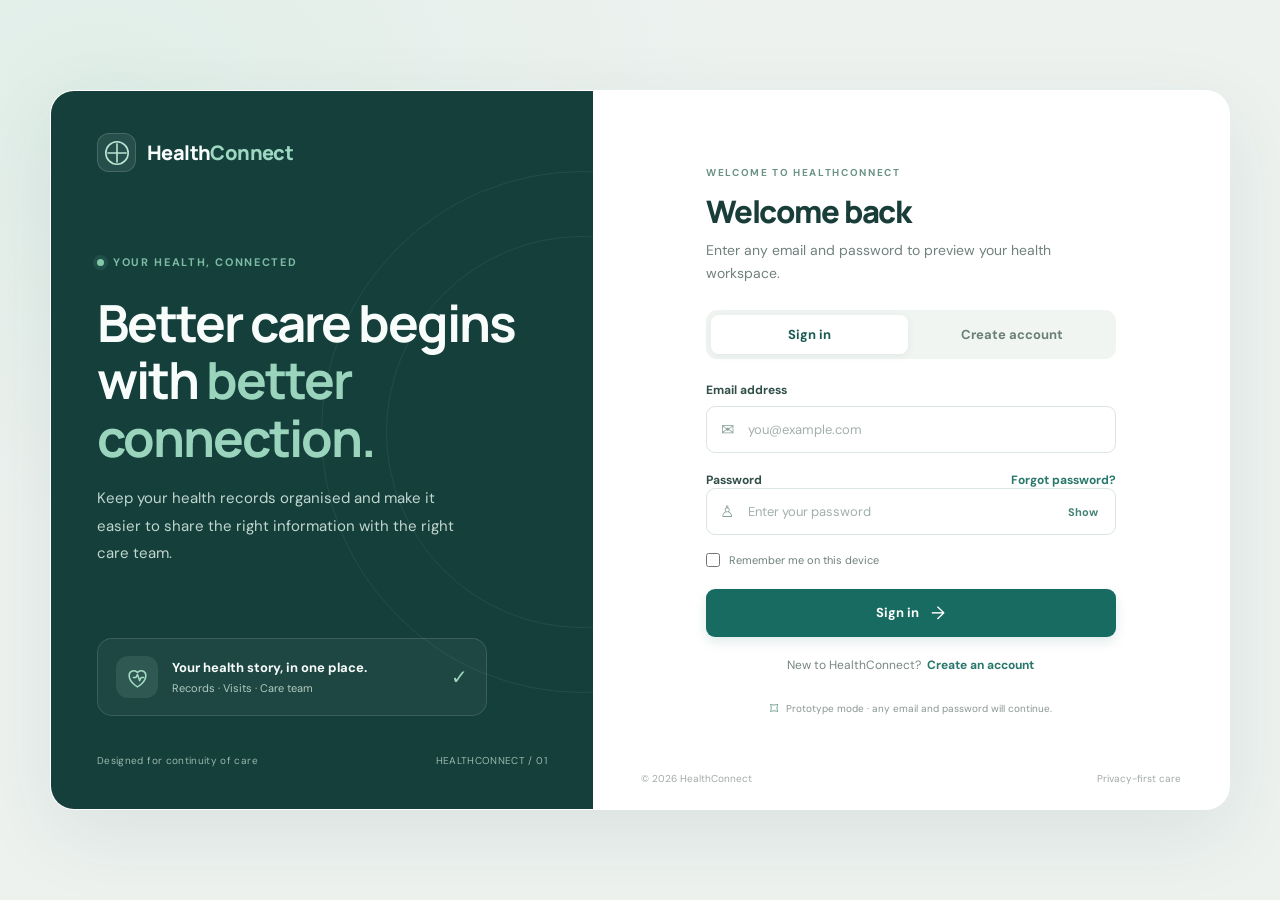
<file: files/index.html>
<!doctype html>
<html lang="en">
<head>
  <meta charset="UTF-8" />
  <meta name="viewport" content="width=device-width, initial-scale=1.0" />
  <meta name="theme-color" content="#123d3a" />
  <title>HealthConnect — Account Access</title>
  <link rel="preconnect" href="https://fonts.googleapis.com">
  <link rel="preconnect" href="https://fonts.gstatic.com" crossorigin>
  <link href="https://fonts.googleapis.com/css2?family=DM+Sans:wght@400;500;600;700&family=Manrope:wght@400;500;600;700;800&display=swap" rel="stylesheet">
  <link rel="stylesheet" href="auth-style.css" />
</head>
<body>
  <main class="auth-shell">
    <section class="brand-panel" aria-label="HealthConnect introduction">
      <a class="brand" href="#" aria-label="HealthConnect home">
        <span class="brand-mark"><svg viewBox="0 0 40 40" aria-hidden="true"><path d="M20 7v26M7 20h26" /><circle cx="20" cy="20" r="16"/></svg></span>
        <span>Health<span>Connect</span></span>
      </a>
      <div class="brand-copy">
        <span class="eyebrow"><span class="eyebrow-dot"></span> YOUR HEALTH, CONNECTED</span>
        <h1>Better care begins with <em>better connection.</em></h1>
        <p>Keep your health records organised and make it easier to share the right information with the right care team.</p>
      </div>
      <div class="care-card">
        <div class="care-icon"><svg viewBox="0 0 24 24" aria-hidden="true"><path d="M12 21s-8-4.4-8-11a4.5 4.5 0 0 1 8-2.8A4.5 4.5 0 0 1 20 10c0 6.6-8 11-8 11Z"/><path d="M8 12h2.5l1.5-3 2 6 1.5-3H18"/></svg></div>
        <div><strong>Your health story, in one place.</strong><span>Records · Visits · Care team</span></div>
        <span class="care-check">✓</span>
      </div>
      <div class="brand-bottom"><span>Designed for continuity of care</span><span>HEALTHCONNECT / 01</span></div>
    </section>

    <section class="form-panel" aria-label="Account forms">
      <div class="mobile-brand brand"><span class="brand-mark"><svg viewBox="0 0 40 40" aria-hidden="true"><path d="M20 7v26M7 20h26"/><circle cx="20" cy="20" r="16"/></svg></span><span>Health<span>Connect</span></span></div>
      <div class="form-wrap">
        <div class="form-heading">
          <span class="eyebrow">WELCOME TO HEALTHCONNECT</span>
          <h2 id="formTitle">Welcome back</h2>
          <p id="formSubtitle">Sign in to continue to your health workspace.</p>
        </div>

        <div class="mode-switch" role="tablist" aria-label="Account action">
          <button type="button" class="mode-btn active" id="loginTab" role="tab" aria-selected="true">Sign in</button>
          <button type="button" class="mode-btn" id="registerTab" role="tab" aria-selected="false">Create account</button>
        </div>

        <div class="notice" id="notice" role="status" aria-live="polite" hidden></div>

        <form id="loginForm" novalidate>
          <label class="field-label" for="loginEmail">Email address</label>
          <div class="input-wrap"><span class="input-icon">✉</span><input id="loginEmail" name="email" type="email" placeholder="you@example.com" autocomplete="email" required></div>
          <div class="field-row"><label class="field-label" for="loginPassword">Password</label><button class="text-button" type="button" id="forgotBtn">Forgot password?</button></div>
          <div class="input-wrap"><span class="input-icon">♙</span><input id="loginPassword" name="password" type="password" placeholder="Enter your password" autocomplete="current-password" required><button class="password-toggle" type="button" data-toggle="loginPassword" aria-label="Show password">Show</button></div>
          <label class="check-row"><input type="checkbox" id="rememberMe"><span>Remember me on this device</span></label>
          <button class="primary-btn" type="submit">Sign in <span aria-hidden="true">→</span></button>
          <p class="form-foot">New to HealthConnect? <button type="button" class="text-button" id="switchToRegister">Create an account</button></p>
        </form>

        <form id="registerForm" novalidate hidden>
          <label class="field-label" for="fullName">Full name</label>
          <div class="input-wrap"><span class="input-icon">♙</span><input id="fullName" name="fullName" type="text" placeholder="Enter your full name" autocomplete="name" required></div>
          <label class="field-label spaced" for="registerEmail">Email address</label>
          <div class="input-wrap"><span class="input-icon">✉</span><input id="registerEmail" name="email" type="email" placeholder="you@example.com" autocomplete="email" required></div>
          <label class="field-label spaced" for="accountRole">I am registering as</label>
          <div class="role-picker">
            <label class="role-option selected"><input type="radio" name="role" value="patient" checked><span class="role-symbol">♡</span><span><strong>Patient</strong><small>Manage my health records</small></span><span class="role-radio"></span></label>
            <label class="role-option"><input type="radio" name="role" value="doctor"><span class="role-symbol">＋</span><span><strong>Doctor</strong><small>Access authorised records</small></span><span class="role-radio"></span></label>
          </div>
          <label class="field-label spaced" for="registerPassword">Password</label>
          <div class="input-wrap"><span class="input-icon">♙</span><input id="registerPassword" name="password" type="password" placeholder="Choose a password" autocomplete="new-password" required><button class="password-toggle" type="button" data-toggle="registerPassword" aria-label="Show password">Show</button></div>
          <label class="field-label spaced" for="confirmPassword">Confirm password</label>
          <div class="input-wrap"><span class="input-icon">♙</span><input id="confirmPassword" name="confirmPassword" type="password" placeholder="Re-enter your password" autocomplete="new-password" required></div>
          <label class="check-row terms-row"><input type="checkbox" id="termsCheck"><span>I agree to the terms and understand that medical records must remain private.</span></label>
          <button class="primary-btn" type="submit">Create account <span aria-hidden="true">→</span></button>
          <p class="form-foot">Already have an account? <button type="button" class="text-button" id="switchToLogin">Sign in</button></p>
          <p class="security-note">Doctor accounts require verification before accessing patient records.</p>
        </form>

        <div class="demo-note"><span class="lock-icon">⌑</span><span>Prototype mode · any email and password will continue.</span></div>
      </div>
      <footer class="form-footer"><span>© 2026 HealthConnect</span><span>Privacy-first care</span></footer>
    </section>
  </main>
  <script src="auth-script.js"></script>
</body>
</html>
</file>
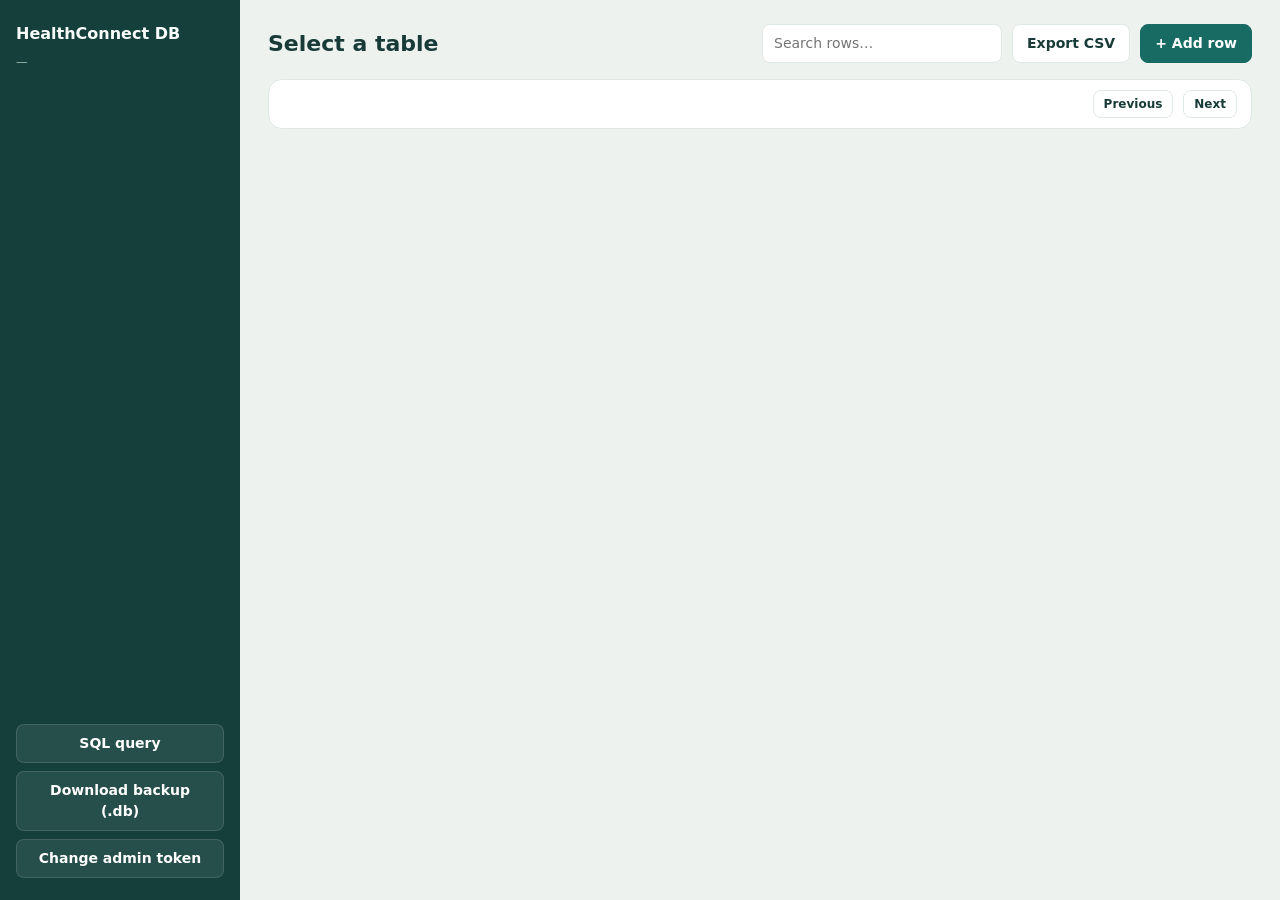
<file: files/admin.html>
<!doctype html>
<html lang="en">
<head>
<meta charset="UTF-8" />
<meta name="viewport" content="width=device-width, initial-scale=1.0" />
<title>HealthConnect — Database Manager</title>
<style>
*{box-sizing:border-box}
:root{--ink:#183b38;--muted:#6c7f7a;--teal:#176b63;--line:#dfe8e5;--wash:#f5f8f6;--red:#a34338}
body{margin:0;font:14px/1.5 "DM Sans",system-ui,sans-serif;color:var(--ink);background:#edf2ef;min-height:100vh}
button,input,select,textarea{font:inherit}
.app{display:grid;grid-template-columns:240px 1fr;min-height:100vh}
aside{background:#143f3b;color:#f8fcfa;padding:22px 16px;display:flex;flex-direction:column;gap:6px}
aside h1{font-size:16px;margin:0 0 2px}aside small{color:#9ab7ad;display:block;margin-bottom:14px}
.tbl{display:flex;justify-content:space-between;width:100%;border:0;background:transparent;color:#cfe3db;padding:9px 11px;border-radius:8px;text-align:left;cursor:pointer}
.tbl:hover{background:#ffffff12}.tbl.active{background:#ffffff1f;color:#fff;font-weight:700}
.tbl span{opacity:.7}
.side-actions{margin-top:auto;display:flex;flex-direction:column;gap:8px}
main{padding:24px 28px;min-width:0}
.bar{display:flex;gap:10px;flex-wrap:wrap;align-items:center;margin-bottom:16px}
.bar h2{margin:0 auto 0 0;font-size:22px}
.btn{border:1px solid var(--line);background:#fff;color:var(--ink);padding:8px 14px;border-radius:8px;cursor:pointer;font-weight:600}
.btn.primary{background:var(--teal);border-color:var(--teal);color:#fff}
.btn.danger{color:var(--red)}
.btn.small{padding:4px 10px;font-size:12px}
aside .btn{background:#ffffff14;border-color:#ffffff22;color:#fff}
input[type=search],input[type=text],textarea,select{border:1px solid var(--line);border-radius:8px;padding:8px 11px;background:#fff;width:100%}
.bar input[type=search]{width:240px}
.card{background:#fff;border:1px solid var(--line);border-radius:14px;overflow:hidden}
.wrap{overflow:auto;max-height:68vh}
table{border-collapse:collapse;width:100%;font-size:13px}
th,td{padding:9px 12px;border-bottom:1px solid var(--line);text-align:left;white-space:nowrap;max-width:260px;overflow:hidden;text-overflow:ellipsis}
th{position:sticky;top:0;background:var(--wash);font-size:11px;letter-spacing:.6px;color:var(--muted);text-transform:uppercase}
td.null{color:#aab8b3;font-style:italic}
.pager{display:flex;gap:10px;align-items:center;padding:10px 14px;color:var(--muted)}
.pager .grow{margin-right:auto}
dialog{border:0;border-radius:14px;padding:22px;width:min(520px,94vw);box-shadow:0 20px 60px #0004}
dialog::backdrop{background:#0b2523aa}
.field{margin-bottom:12px}.field label{display:block;font-size:12px;font-weight:700;margin-bottom:4px}
.field small{color:var(--muted)}
.actions{display:flex;justify-content:flex-end;gap:8px;margin-top:16px}
.toast{position:fixed;right:20px;bottom:20px;background:#143f3b;color:#fff;padding:11px 16px;border-radius:10px;opacity:0;transition:.25s;pointer-events:none}
.toast.show{opacity:1}.toast.err{background:var(--red)}
#sqlBox{margin-bottom:16px;display:none}
#sqlBox textarea{font-family:ui-monospace,Menlo,monospace;height:80px}
.empty{padding:34px;text-align:center;color:var(--muted)}
@media(max-width:760px){.app{grid-template-columns:1fr}aside{flex-direction:row;flex-wrap:wrap}.side-actions{margin:0;flex-direction:row}}
</style>
</head>
<body>
<div class="app">
  <aside>
    <h1>HealthConnect DB</h1><small id="dbFile">—</small>
    <div id="tableList"></div>
    <div class="side-actions">
      <button class="btn" id="sqlToggle">SQL query</button>
      <button class="btn" id="exportDb">Download backup (.db)</button>
      <button class="btn" id="changeToken">Change admin token</button>
    </div>
  </aside>
  <main>
    <div class="bar">
      <h2 id="title">Select a table</h2>
      <input type="search" id="search" placeholder="Search rows…" />
      <button class="btn" id="csvBtn">Export CSV</button>
      <button class="btn primary" id="addBtn">+ Add row</button>
    </div>
    <div id="sqlBox" class="card" style="padding:14px">
      <textarea id="sqlText" placeholder="SELECT * FROM users;"></textarea>
      <div class="actions"><button class="btn primary" id="sqlRun">Run (read-only)</button></div>
    </div>
    <div class="card"><div class="wrap" id="grid"></div>
      <div class="pager"><span class="grow" id="pageInfo"></span><button class="btn small" id="prev">Previous</button><button class="btn small" id="next">Next</button></div>
    </div>
  </main>
</div>
<dialog id="dlg"><form method="dialog" id="dlgForm"><h3 id="dlgTitle" style="margin-top:0"></h3><div id="dlgFields"></div>
  <div class="actions"><button type="button" class="btn" id="dlgCancel">Cancel</button><button type="submit" class="btn primary">Save</button></div></form></dialog>
<div class="toast" id="toast"></div>

<script>
const $ = s => document.querySelector(s);
const esc = v => String(v).replace(/[&<>"']/g, c => ({'&':'&amp;','<':'&lt;','>':'&gt;','"':'&quot;',"'":'&#39;'}[c]));
let token = sessionStorage.getItem('hcAdminToken') || '';
let current = null, columns = [], rows = [], offset = 0, total = 0, editing = null;
const LIMIT = 25;

function toast(msg, err) { const t = $('#toast'); t.textContent = msg; t.className = 'toast show' + (err ? ' err' : ''); clearTimeout(toast.h); toast.h = setTimeout(() => t.className = 'toast', 3200); }

async function api(path, opts = {}) {
  const res = await fetch('/api/admin/' + path, { ...opts, headers: { 'X-Admin-Token': token, 'Content-Type': 'application/json' } });
  if (res.status === 401) { askToken(); throw new Error('Admin token required'); }
  if (!res.ok) { let m = res.statusText; try { m = (await res.json()).error; } catch {} throw new Error(m); }
  return res;
}
function askToken() {
  const t = prompt('Enter the admin token (printed when server.py starts, also saved in .admin-token):');
  if (t) { token = t.trim(); sessionStorage.setItem('hcAdminToken', token); loadTables(); }
}
async function download(path, filename) {
  try { const blob = await (await api(path)).blob(); const a = document.createElement('a'); a.href = URL.createObjectURL(blob); a.download = filename; a.click(); URL.revokeObjectURL(a.href); }
  catch (e) { toast(e.message, true); }
}

async function loadTables() {
  try {
    const data = await (await api('tables')).json();
    $('#dbFile').textContent = data.db_file;
    $('#tableList').innerHTML = data.tables.map(t => `<button class="tbl ${t.name === current ? 'active' : ''}" data-t="${esc(t.name)}">${esc(t.name)}<span>${t.count}</span></button>`).join('');
    if (!current && data.tables.length) selectTable(data.tables[0].name);
  } catch (e) { toast(e.message, true); }
}
async function selectTable(name) { current = name; offset = 0; $('#search').value = ''; $('#title').textContent = name; await loadRows(); loadTables(); }

async function loadRows() {
  if (!current) return;
  try {
    const qs = new URLSearchParams({ table: current, limit: LIMIT, offset, q: $('#search').value.trim() });
    const data = await (await api('rows?' + qs)).json();
    columns = data.columns; rows = data.rows; total = data.total;
    renderGrid();
  } catch (e) { toast(e.message, true); }
}
function renderGrid() {
  if (!rows.length) { $('#grid').innerHTML = '<div class="empty">No rows.</div>'; }
  else {
    const head = columns.map(c => `<th>${esc(c.name)}</th>`).join('') + '<th></th>';
    const body = rows.map((r, i) => '<tr>' + columns.map(c => r[c.name] === null ? '<td class="null">NULL</td>' : `<td title="${esc(r[c.name])}">${esc(r[c.name])}</td>`).join('') +
      `<td><button class="btn small" data-edit="${i}">Edit</button> <button class="btn small danger" data-del="${i}">Delete</button></td></tr>`).join('');
    $('#grid').innerHTML = `<table><thead><tr>${head}</tr></thead><tbody>${body}</tbody></table>`;
  }
  const end = Math.min(offset + LIMIT, total);
  $('#pageInfo').textContent = total ? `${offset + 1}–${end} of ${total}` : '0 rows';
  $('#prev').disabled = offset === 0; $('#next').disabled = end >= total;
}

function openForm(row) {
  editing = row;
  $('#dlgTitle').textContent = (row ? 'Edit row in ' : 'Add row to ') + current;
  $('#dlgFields').innerHTML = columns.filter(c => c.name !== 'id').map(c => {
    const v = row ? row[c.name] : '';
    return `<div class="field"><label>${esc(c.name)} <small>${esc(c.type || '')}${c.notnull ? ' · required' : ''}</small></label><input type="text" name="${esc(c.name)}" value="${v === null || v === undefined ? '' : esc(v)}"></div>`;
  }).join('');
  $('#dlg').showModal();
}
$('#dlgForm').addEventListener('submit', async e => {
  e.preventDefault();
  const values = {}; new FormData(e.target).forEach((v, k) => values[k] = v);
  try {
    await api('rows', { method: editing ? 'PUT' : 'POST', body: JSON.stringify({ table: current, rowid: editing && editing._rowid_, values }) });
    $('#dlg').close(); toast('Saved'); loadRows(); loadTables();
  } catch (err) { toast(err.message, true); }
});
$('#dlgCancel').onclick = () => $('#dlg').close();

$('#tableList').addEventListener('click', e => { const b = e.target.closest('[data-t]'); if (b) selectTable(b.dataset.t); });
$('#grid').addEventListener('click', async e => {
  const ed = e.target.closest('[data-edit]'), del = e.target.closest('[data-del]');
  if (ed) openForm(rows[+ed.dataset.edit]);
  if (del && confirm('Delete this row permanently?')) {
    try { await api(`rows?table=${encodeURIComponent(current)}&rowid=${rows[+del.dataset.del]._rowid_}`, { method: 'DELETE' }); toast('Deleted'); loadRows(); loadTables(); }
    catch (err) { toast(err.message, true); }
  }
});
$('#addBtn').onclick = () => current && openForm(null);
$('#prev').onclick = () => { offset = Math.max(0, offset - LIMIT); loadRows(); };
$('#next').onclick = () => { offset += LIMIT; loadRows(); };
let st; $('#search').addEventListener('input', () => { clearTimeout(st); st = setTimeout(() => { offset = 0; loadRows(); }, 250); });
$('#csvBtn').onclick = () => current && download('csv?table=' + encodeURIComponent(current), current + '.csv');
$('#exportDb').onclick = () => download('export', 'healthconnect-backup.db');
$('#changeToken').onclick = askToken;
$('#sqlToggle').onclick = () => { const b = $('#sqlBox'); b.style.display = b.style.display === 'block' ? 'none' : 'block'; };
$('#sqlRun').onclick = async () => {
  try {
    const data = await (await api('sql', { method: 'POST', body: JSON.stringify({ sql: $('#sqlText').value }) })).json();
    $('#title').textContent = 'Query result'; columns = []; offset = 0;
    $('#grid').innerHTML = data.rows.length ? `<table><thead><tr>${data.columns.map(c => `<th>${esc(c)}</th>`).join('')}</tr></thead><tbody>${data.rows.map(r => '<tr>' + r.map(v => v === null ? '<td class="null">NULL</td>' : `<td>${esc(v)}</td>`).join('') + '</tr>').join('')}</tbody></table>` : '<div class="empty">No rows.</div>';
    $('#pageInfo').textContent = `${data.rows.length} row(s)`; $('#prev').disabled = $('#next').disabled = true; current = null;
  } catch (e) { toast(e.message, true); }
};

if (!token) askToken(); else loadTables();
</script>
</body>
</html>
</file>
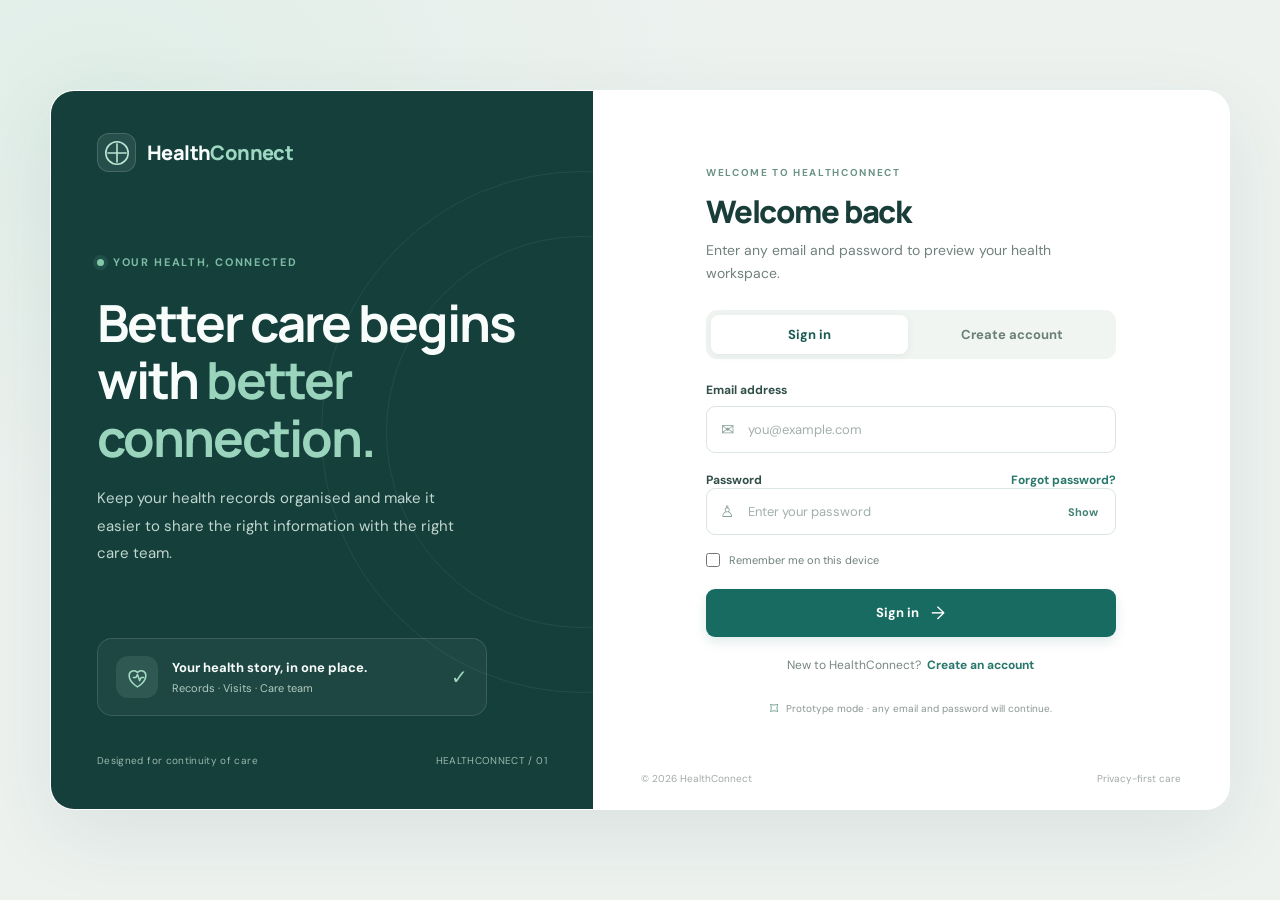
<file: files/dashboard.html>
<!DOCTYPE html>
<html lang="en">
<head>
  <meta charset="UTF-8" />
  <meta name="viewport" content="width=device-width, initial-scale=1.0" />
  <meta name="theme-color" content="#0f3d3e" />
  <title>HealthConnect | Patient Dashboard</title>
  <link rel="preconnect" href="https://fonts.googleapis.com" />
  <link rel="preconnect" href="https://fonts.gstatic.com" crossorigin />
  <link href="https://fonts.googleapis.com/css2?family=DM+Sans:wght@400;500;600;700&family=Manrope:wght@400;500;600;700;800&display=swap" rel="stylesheet" />
  <link rel="stylesheet" href="dashboard-style.css" />
</head>
<body>
  <svg aria-hidden="true" class="svg-sprite" xmlns="http://www.w3.org/2000/svg">
    <symbol id="i-grid" viewBox="0 0 24 24"><rect x="3" y="3" width="7" height="7" rx="1.5"/><rect x="14" y="3" width="7" height="7" rx="1.5"/><rect x="3" y="14" width="7" height="7" rx="1.5"/><rect x="14" y="14" width="7" height="7" rx="1.5"/></symbol>
    <symbol id="i-calendar" viewBox="0 0 24 24"><rect x="3" y="5" width="18" height="16" rx="2"/><path d="M16 3v4M8 3v4M3 10h18"/></symbol>
    <symbol id="i-file" viewBox="0 0 24 24"><path d="M14 2H6a2 2 0 0 0-2 2v16a2 2 0 0 0 2 2h12a2 2 0 0 0 2-2V8z"/><path d="M14 2v6h6M8 13h8M8 17h8"/></symbol>
    <symbol id="i-users" viewBox="0 0 24 24"><path d="M16 21v-2a4 4 0 0 0-4-4H8a4 4 0 0 0-4 4v2"/><circle cx="10" cy="7" r="4"/><path d="M20 21v-2a4 4 0 0 0-3-3.87M16 3.13a4 4 0 0 1 0 7.75"/></symbol>
    <symbol id="i-shield" viewBox="0 0 24 24"><path d="M12 22s8-4 8-11V5l-8-3-8 3v6c0 7 8 11 8 11z"/><path d="m9 12 2 2 4-4"/></symbol>
    <symbol id="i-heart" viewBox="0 0 24 24"><path d="M20.8 4.6a5.5 5.5 0 0 0-7.8 0L12 5.7l-1.1-1.1a5.5 5.5 0 0 0-7.8 7.8l1.1 1.1L12 21l7.8-7.5 1.1-1.1a5.5 5.5 0 0 0-.1-7.8z"/></symbol>
    <symbol id="i-settings" viewBox="0 0 24 24"><circle cx="12" cy="12" r="3"/><path d="m19.4 15 .1.1 1.4 1.1-1.4 2.4-1.7-.6a8 8 0 0 1-1.8 1l-.3 1.8h-2.8l-.3-1.8a8 8 0 0 1-1.8-1l-1.7.6-1.4-2.4L7.1 15a8 8 0 0 1 0-2l-1.4-1.1 1.4-2.4 1.7.6a8 8 0 0 1 1.8-1l.3-1.8h2.8l.3 1.8a8 8 0 0 1 1.8 1l1.7-.6 1.4 2.4-1.4 1.1a8 8 0 0 1-.1 2z" transform="translate(-1 -1) scale(1.08)"/></symbol>
    <symbol id="i-search" viewBox="0 0 24 24"><circle cx="11" cy="11" r="7"/><path d="m20 20-4-4"/></symbol>
    <symbol id="i-bell" viewBox="0 0 24 24"><path d="M18 8a6 6 0 0 0-12 0c0 7-3 7-3 9h18c0-2-3-2-3-9M10 21h4"/></symbol>
    <symbol id="i-plus" viewBox="0 0 24 24"><path d="M12 5v14M5 12h14"/></symbol>
    <symbol id="i-arrow" viewBox="0 0 24 24"><path d="M5 12h14M12 5l7 7-7 7"/></symbol>
    <symbol id="i-clock" viewBox="0 0 24 24"><circle cx="12" cy="12" r="9"/><path d="M12 7v5l3 2"/></symbol>
    <symbol id="i-upload" viewBox="0 0 24 24"><path d="M12 16V4m-5 5 5-5 5 5"/><path d="M20 16v4H4v-4"/></symbol>
    <symbol id="i-download" viewBox="0 0 24 24"><path d="M12 4v12m-5-5 5 5 5-5"/><path d="M4 20h16"/></symbol>
    <symbol id="i-check" viewBox="0 0 24 24"><path d="m5 12 4 4L19 6"/></symbol>
    <symbol id="i-x" viewBox="0 0 24 24"><path d="m18 6-12 12M6 6l12 12"/></symbol>
    <symbol id="i-menu" viewBox="0 0 24 24"><path d="M4 6h16M4 12h16M4 18h16"/></symbol>
    <symbol id="i-pulse" viewBox="0 0 24 24"><path d="M3 12h4l3-8 4 16 3-8h4"/></symbol>
    <symbol id="i-location" viewBox="0 0 24 24"><path d="M20 10c0 5-8 12-8 12S4 15 4 10a8 8 0 1 1 16 0Z"/><circle cx="12" cy="10" r="2.5"/></symbol>
  </svg>

  <div class="app-shell">
    <aside class="sidebar" id="sidebar">
      <a href="#overview" class="brand" data-section="overview" aria-label="HealthConnect home">
        <span class="brand-mark"><svg><use href="#i-heart"/></svg></span>
        <span>health<span class="brand-light">connect</span><small>YOUR HEALTH, IN ONE PLACE</small></span>
      </a>
      <div class="side-label">WORKSPACE</div>
      <nav class="side-nav" aria-label="Main navigation">
        <a class="nav-link active" href="#overview" data-section="overview"><svg><use href="#i-grid"/></svg><span>Overview</span></a>
        <a class="nav-link" href="#patient-details" data-section="patient-details"><svg><use href="#i-users"/></svg><span>Patient details</span></a>
        <a class="nav-link" href="#appointments" data-section="appointments"><svg><use href="#i-calendar"/></svg><span>Appointments</span><span class="nav-count">2</span></a>
        <a class="nav-link" href="#reports" data-section="reports"><svg><use href="#i-file"/></svg><span>Medical reports</span></a>
        <a class="nav-link" href="#care-plan" data-section="care-plan"><svg><use href="#i-heart"/></svg><span>Precautions & medicines</span></a>
        <a class="nav-link" href="#doctors" data-section="doctors"><svg><use href="#i-users"/></svg><span>Appointed doctors</span></a>
        <a class="nav-link" href="#access" data-section="access"><svg><use href="#i-shield"/></svg><span>Access requests</span><span class="nav-count alert-count" id="navPendingCount">2</span></a>
        <a class="nav-link" href="#access-history" data-section="access-history"><svg><use href="#i-clock"/></svg><span>Doctor access history</span></a>
      </nav>
      <div class="sidebar-spacer"></div>
      <div class="help-card">
        <div class="help-icon"><svg><use href="#i-shield"/></svg></div>
        <strong>Your records, your choice.</strong>
        <p>You decide who can view your medical information.</p>
        <a href="#access" data-section="access">Manage access <svg><use href="#i-arrow"/></svg></a>
      </div>
      <a href="#settings" class="nav-link settings-link" data-section="settings"><svg><use href="#i-settings"/></svg><span>Settings</span></a>
      <div class="sidebar-user">
        <div class="avatar avatar-patient">PS</div>
        <div class="sidebar-user-info"><strong id="sidebarUserName">Demo User</strong><span id="sidebarUserRole">Patient demo</span></div>
        <button class="icon-button tiny" id="profileMenuBtn" aria-label="Profile menu">•••</button>
        <button class="icon-button tiny" id="demoLogoutBtn" aria-label="Sign out" title="Sign out">↪</button>
      </div>
    </aside>

    <main class="main-content view-overview">
      <header class="topbar">
        <button class="icon-button mobile-menu" id="mobileMenuBtn" aria-label="Open navigation"><svg><use href="#i-menu"/></svg></button>
        <div class="breadcrumbs"><span>Workspace</span><span class="crumb-sep">/</span><strong id="crumbCurrent">Overview</strong></div>
        <div class="topbar-actions">
          <label class="search-box"><svg><use href="#i-search"/></svg><input id="globalSearch" type="search" placeholder="Search records..." aria-label="Search dashboard"/><kbd>⌘ K</kbd></label>
          <button class="icon-button notification-button" id="notificationBtn" aria-label="Notifications"><svg><use href="#i-bell"/></svg><i></i></button>
          <div class="topbar-divider"></div>
          <button class="top-user" id="topProfileBtn"><span class="avatar avatar-patient">DU</span><span class="top-user-name" id="topUserName">Demo User<small>Patient</small></span><span class="chevron">⌄</span></button>
        </div>
      </header>

      <div class="page-wrap">
        <section class="welcome-row overview-content" id="overview">
          <div><div class="eyebrow"><span class="eyebrow-dot"></span> YOUR PERSONAL HEALTH SPACE</div><h1 id="welcomeHeading">Welcome to HealthConnect <span class="wave">✳</span></h1><p class="page-subtitle">Here’s your health overview for today. Stay informed, stay well.</p></div>
          <div class="welcome-actions"><span class="date-chip" id="todayDate">Friday, October 16</span><button class="btn btn-primary" id="bookAppointmentBtn"><svg><use href="#i-plus"/></svg> Book appointment</button></div>
        </section>

        <section class="health-banner overview-content" aria-label="Health summary">
          <div class="banner-orb orb-one"></div><div class="banner-orb orb-two"></div>
          <div class="banner-copy"><span class="banner-label"><svg><use href="#i-pulse"/></svg> YOUR HEALTH SNAPSHOT</span><h2>Taking care of yourself<br/>starts with staying informed.</h2><p>All your care essentials, together in one secure space.</p><a href="#care-plan" data-section="care-plan" class="banner-link">View your care plan <svg><use href="#i-arrow"/></svg></a></div>
          <div class="banner-art" aria-hidden="true"><div class="pulse-ring ring-a"></div><div class="pulse-ring ring-b"></div><div class="pulse-core"><svg><use href="#i-heart"/></svg><span class="pulse-line"></span></div><span class="float-plus plus-one">+</span><span class="float-plus plus-two">+</span><span class="float-dot dot-one"></span><span class="float-dot dot-two"></span></div>
          <div class="banner-foot"><span><i></i> Profile last updated recently</span><span class="banner-separator">•</span><span>Patient ID: HC-2048</span></div>
        </section>

        <section class="stats-grid overview-content" aria-label="Health statistics">
          <article class="stat-card"><div class="stat-top"><span class="stat-icon teal-icon"><svg><use href="#i-calendar"/></svg></span><span class="stat-note neutral-note">Upcoming</span></div><div class="stat-number" id="statAppointments">02</div><div class="stat-label">Appointments</div><div class="stat-caption">Your next visit is coming up</div><a href="#appointments" data-section="appointments" class="stat-link">View schedule <svg><use href="#i-arrow"/></svg></a></article>
          <article class="stat-card"><div class="stat-top"><span class="stat-icon blue-icon"><svg><use href="#i-file"/></svg></span><span class="stat-note positive-note">Organised</span></div><div class="stat-number" id="statReports">12</div><div class="stat-label">Medical reports</div><div class="stat-caption">Saved in your health timeline</div><a href="#reports" data-section="reports" class="stat-link">View reports <svg><use href="#i-arrow"/></svg></a></article>
          <article class="stat-card"><div class="stat-top"><span class="stat-icon amber-icon"><svg><use href="#i-shield"/></svg></span><span class="stat-note warning-note" id="statPendingTag">Needs review</span></div><div class="stat-number" id="statPending">02</div><div class="stat-label">Pending requests</div><div class="stat-caption">Doctors requesting record access</div><a href="#access" data-section="access" class="stat-link">Review requests <svg><use href="#i-arrow"/></svg></a></article>
          <article class="stat-card"><div class="stat-top"><span class="stat-icon purple-icon"><svg><use href="#i-users"/></svg></span><span class="stat-note positive-note">Connected</span></div><div class="stat-number" id="statDoctors">02</div><div class="stat-label">My doctors</div><div class="stat-caption">Healthcare professionals in your circle</div><a href="#doctors" data-section="doctors" class="stat-link">View care team <svg><use href="#i-arrow"/></svg></a></article>
        </section>

        <section class="workspace-launcher overview-content" id="workspace-launcher" aria-labelledby="workspaceLauncherTitle">
          <div class="launcher-heading">
            <div><span class="section-kicker">YOUR WORKSPACE</span><h2 id="workspaceLauncherTitle">Where would you like to go?</h2><p>Choose a section to focus on one part of your health dashboard.</p></div>
            <span class="launcher-hint">7 workspaces</span>
          </div>
          <div class="workspace-launcher-grid">
            <button type="button" class="workspace-card" data-section="patient-details"><span class="workspace-card-icon icon-profile"><svg><use href="#i-users"/></svg></span><span class="workspace-card-copy"><strong>Patient details</strong><small>Profile and essential health information</small></span><svg class="workspace-card-arrow"><use href="#i-arrow"/></svg></button>
            <button type="button" class="workspace-card" data-section="appointments"><span class="workspace-card-icon icon-appointments"><svg><use href="#i-calendar"/></svg></span><span class="workspace-card-copy"><strong>Appointments</strong><small>Upcoming visits and booking details</small></span><svg class="workspace-card-arrow"><use href="#i-arrow"/></svg></button>
            <button type="button" class="workspace-card" data-section="reports"><span class="workspace-card-icon icon-reports"><svg><use href="#i-file"/></svg></span><span class="workspace-card-copy"><strong>Medical reports</strong><small>Reports, documents and uploads</small></span><svg class="workspace-card-arrow"><use href="#i-arrow"/></svg></button>
            <button type="button" class="workspace-card" data-section="care-plan"><span class="workspace-card-icon icon-care"><svg><use href="#i-heart"/></svg></span><span class="workspace-card-copy"><strong>Precautions & medicines</strong><small>Care notes and medicine records</small></span><svg class="workspace-card-arrow"><use href="#i-arrow"/></svg></button>
            <button type="button" class="workspace-card" data-section="doctors"><span class="workspace-card-icon icon-doctors"><svg><use href="#i-users"/></svg></span><span class="workspace-card-copy"><strong>Appointed doctors</strong><small>Your current care team</small></span><svg class="workspace-card-arrow"><use href="#i-arrow"/></svg></button>
            <button type="button" class="workspace-card" data-section="access"><span class="workspace-card-icon icon-access"><svg><use href="#i-shield"/></svg></span><span class="workspace-card-copy"><strong>Access requests</strong><small>Allow or decline doctor requests</small></span><span class="workspace-card-badge" id="launcherPendingCount">2 pending</span><svg class="workspace-card-arrow"><use href="#i-arrow"/></svg></button>
            <button type="button" class="workspace-card" data-section="access-history"><span class="workspace-card-icon icon-history"><svg><use href="#i-clock"/></svg></span><span class="workspace-card-copy"><strong>Doctor access history</strong><small>Review current and past sharing</small></span><svg class="workspace-card-arrow"><use href="#i-arrow"/></svg></button>
          </div>
        </section>

        <section class="workspace-header" id="workspaceHeader" aria-live="polite">
          <div><span class="section-kicker" id="workspaceKicker">YOUR WORKSPACE</span><h1 id="workspaceTitle">Medical reports</h1><p id="workspaceDescription">Your documents, organised in one place.</p></div>
          <button class="btn btn-outline back-home-btn" id="backToOverviewBtn" type="button" data-section="overview"><svg><use href="#i-grid"/></svg> Back to overview</button>
        </section>

        <div class="dashboard-grid" id="workspacePanels">
          <section class="panel workspace-panel appointments-panel" id="appointments">
            <div class="panel-heading"><div><span class="section-kicker">YOUR SCHEDULE</span><h2>Upcoming appointments</h2><p>Keep track of your next visits.</p></div><button class="text-button" id="viewAppointmentsBtn">View all <svg><use href="#i-arrow"/></svg></button></div>
            <div class="appointment-list" id="appointmentList">
              <article class="appointment-item"><div class="appointment-date"><strong>21</strong><span>OCT</span></div><div class="appointment-main"><div class="appointment-title-row"><h3>Dr. Ananya Mehta</h3><span class="status-pill status-confirmed">Confirmed</span></div><p>General physician <span>•</span> Follow-up visit</p><div class="appointment-meta"><span><svg><use href="#i-clock"/></svg> 10:30 AM</span><span><svg><use href="#i-location"/></svg> CityCare Clinic</span></div></div><div class="doctor-mini-avatar doctor-1">AM</div></article>
              <article class="appointment-item"><div class="appointment-date"><strong>26</strong><span>OCT</span></div><div class="appointment-main"><div class="appointment-title-row"><h3>Dr. Rohan Desai</h3><span class="status-pill status-pending">Awaiting confirmation</span></div><p>Cardiologist <span>•</span> Routine consultation</p><div class="appointment-meta"><span><svg><use href="#i-clock"/></svg> 04:00 PM</span><span><svg><use href="#i-location"/></svg> Online consultation</span></div></div><div class="doctor-mini-avatar doctor-2">RD</div></article>
            </div>
            <div class="panel-bottom-note"><span class="note-check"><svg><use href="#i-check"/></svg></span> <span>You're all caught up. We'll keep your schedule organised here.</span></div>
          </section>

          <section class="panel workspace-panel patient-panel" id="patient-details">
            <div class="panel-heading"><div><span class="section-kicker">YOUR PROFILE</span><h2>Patient details</h2></div><button class="icon-button edit-profile-btn" id="editProfileBtn" aria-label="Edit patient details">↗</button></div>
            <div class="patient-profile-head"><div class="profile-avatar avatar-patient large-avatar">PS</div><div><h3 id="detailsProfileName">Demo User</h3><p>Prototype account</p><span class="profile-verified"><svg><use href="#i-shield"/></svg> Profile on file</span></div></div>
            <div class="detail-grid"><div class="detail-item"><span>DATE OF BIRTH</span><strong>12 March 1998</strong></div><div class="detail-item"><span>BLOOD GROUP</span><strong class="blood-group">O positive</strong></div><div class="detail-item"><span>PHONE NUMBER</span><strong>+91 98••• ••210</strong></div><div class="detail-item"><span>EMERGENCY CONTACT</span><strong>On file</strong></div></div>
            <button class="btn btn-outline btn-full" id="viewProfileBtn">View full profile <svg><use href="#i-arrow"/></svg></button>
          </section>

          <section class="panel workspace-panel reports-panel" id="reports">
            <div class="panel-heading"><div><span class="section-kicker">YOUR DOCUMENTS</span><h2>Recent medical reports</h2><p>Your reports, neatly organised in one place.</p></div><button class="btn btn-outline btn-small" id="uploadReportBtn"><svg><use href="#i-upload"/></svg> Upload report</button><input id="reportFileInput" type="file" accept="image/*,.pdf" hidden /></div>
            <div class="reports-table-wrap"><table class="reports-table"><thead><tr><th>REPORT NAME</th><th>DATE ADDED</th><th>TYPE</th><th></th></tr></thead><tbody id="reportsTableBody">
              <tr data-searchable="complete blood count cbc blood test"><td><div class="report-name"><span class="file-icon pdf-file">PDF</span><span><strong>Complete Blood Count</strong><small>cbc_report_oct.pdf</small></span></div></td><td>12 Oct 2026</td><td><span class="report-type">Blood test</span></td><td><button class="row-menu report-view-btn" data-report="Complete Blood Count" aria-label="View report">↗</button></td></tr>
              <tr data-searchable="vitamin d test laboratory"><td><div class="report-name"><span class="file-icon img-file">IMG</span><span><strong>Vitamin D Test</strong><small>vitamin_d_result.jpg</small></span></div></td><td>04 Oct 2026</td><td><span class="report-type">Lab result</span></td><td><button class="row-menu report-view-btn" data-report="Vitamin D Test" aria-label="View report">↗</button></td></tr>
              <tr data-searchable="annual health checkup summary"><td><div class="report-name"><span class="file-icon doc-file">PDF</span><span><strong>Annual Health Summary</strong><small>health_summary_2026.pdf</small></span></div></td><td>28 Sep 2026</td><td><span class="report-type">Summary</span></td><td><button class="row-menu report-view-btn" data-report="Annual Health Summary" aria-label="View report">↗</button></td></tr>
            </tbody></table></div>
            <div class="panel-footer"><span id="reportFooterText">Showing 3 recent reports <span class="demo-label">DEMO DATA</span></span><button class="text-button" id="allReportsBtn">All reports <svg><use href="#i-arrow"/></svg></button></div>
          </section>

          <section class="panel workspace-panel care-panel" id="care-plan">
            <div class="panel-heading"><div><span class="section-kicker">DAILY WELLNESS</span><h2>Precautions & medicines</h2><p>Your care notes in one place.</p></div><span class="care-icon"><svg><use href="#i-heart"/></svg></span></div>
            <div class="care-subheading"><span>GENERAL PRECAUTIONS</span><span class="demo-label">DEMO</span></div>
            <ul class="precaution-list"><li><span class="list-dot teal-dot"></span><span>Follow the care instructions provided by your clinician.</span></li><li><span class="list-dot blue-dot"></span><span>Keep previous reports handy for appointments.</span></li><li><span class="list-dot amber-dot"></span><span>Confirm any medicine changes with your clinician.</span></li></ul>
            <div class="care-divider"></div>
            <div class="care-subheading"><span>MEDICINES ON FILE</span><button id="medicineInfoBtn" class="mini-link">View notes</button></div>
            <div class="medicine-row"><span class="medicine-symbol">Rx</span><div class="medicine-copy"><strong>Vitamin D supplement</strong><span>Sample record • follow clinician instructions</span></div><span class="medicine-status">On file</span></div>
            <div class="medicine-row"><span class="medicine-symbol blue-med">Rx</span><div class="medicine-copy"><strong>Medication record 02</strong><span>Sample record • details to be verified</span></div><span class="medicine-status">On file</span></div>
            <p class="medical-disclaimer">Demo information only. Not medical advice. Always follow your qualified healthcare professional's instructions.</p>
          </section>

          <section class="panel workspace-panel doctors-panel" id="doctors">
            <div class="panel-heading"><div><span class="section-kicker">YOUR CARE TEAM</span><h2>Appointed doctors</h2><p>Professionals listed in your care circle.</p></div><button class="text-button" id="findDoctorBtn">Find a doctor <svg><use href="#i-arrow"/></svg></button></div>
            <div class="doctor-list" id="doctorList">
              <article class="doctor-row"><div class="doctor-avatar doctor-1">AM</div><div class="doctor-detail"><strong>Dr. Ananya Mehta</strong><span>General physician</span><small><span class="online-dot"></span> Appointed doctor</small></div><button class="doctor-action" data-doctor="Dr. Ananya Mehta">Details <svg><use href="#i-arrow"/></svg></button></article>
              <article class="doctor-row"><div class="doctor-avatar doctor-2">RD</div><div class="doctor-detail"><strong>Dr. Rohan Desai</strong><span>Cardiologist</span><small><span class="online-dot pending-online"></span> Appointment requested</small></div><button class="doctor-action" data-doctor="Dr. Rohan Desai">Details <svg><use href="#i-arrow"/></svg></button></article>
            </div>
          </section>

          <section class="panel workspace-panel access-panel" id="access">
            <div class="panel-heading"><div><span class="section-kicker">YOUR PRIVACY</span><h2>Doctor access requests</h2><p>You stay in control of who sees your records.</p></div><span class="access-shield"><svg><use href="#i-shield"/></svg></span></div>
            <div class="access-request-list" id="accessRequestList">
              <article class="access-request" data-request-id="req1"><div class="request-avatar request-avatar-purple">NK</div><div class="request-content"><div class="request-title"><strong>Dr. Neel Kapoor</strong><span class="status-pill status-pending">Pending</span></div><p>Northside Medical Centre</p><span class="request-meta">Requests access to selected medical records · 2 hours ago</span><div class="request-buttons"><button class="btn btn-primary btn-xs approve-request" data-request-id="req1">Allow access</button><button class="btn btn-quiet btn-xs reject-request" data-request-id="req1">Decline</button></div></div></article>
              <article class="access-request" data-request-id="req2"><div class="request-avatar request-avatar-coral">SP</div><div class="request-content"><div class="request-title"><strong>Dr. Simran Patel</strong><span class="status-pill status-pending">Pending</span></div><p>WellSpring Diagnostics</p><span class="request-meta">Requests access to blood test report · Yesterday</span><div class="request-buttons"><button class="btn btn-primary btn-xs approve-request" data-request-id="req2">Allow access</button><button class="btn btn-quiet btn-xs reject-request" data-request-id="req2">Decline</button></div></div></article>
            </div>
            <div class="access-empty hidden" id="accessEmpty"><span class="empty-check"><svg><use href="#i-check"/></svg></span><strong>You're all caught up</strong><p>No pending doctor access requests.</p></div>
            <div class="panel-footer access-footer"><span><svg><use href="#i-shield"/></svg> Access is permission-based in this demo.</span><button class="text-button" id="accessHistoryBtn">Access history <svg><use href="#i-arrow"/></svg></button></div>
          </section>

          <section class="panel workspace-panel history-panel" id="access-history">
            <div class="panel-heading"><div><span class="section-kicker">RECENT ACTIVITY</span><h2>Doctor access history</h2><p>Review doctors currently listed with access.</p></div><span class="history-icon"><svg><use href="#i-clock"/></svg></span></div>
            <div class="history-list" id="accessHistoryList">
              <div class="history-item"><span class="history-marker success-marker"><svg><use href="#i-check"/></svg></span><div class="history-copy"><strong>Dr. Ananya Mehta</strong><span>Access approved · Selected records</span><small>Last accessed: 14 Oct 2026, 11:20 AM</small></div><button class="revoke-btn" data-doctor-id="doc1">Revoke</button></div>
              <div class="history-item"><span class="history-marker neutral-marker"><svg><use href="#i-file"/></svg></span><div class="history-copy"><strong>Dr. Rohan Desai</strong><span>Access not yet granted</span><small>Awaiting appointment confirmation</small></div><span class="history-status">Not shared</span></div>
            </div>
            <div class="privacy-footnote"><svg><use href="#i-shield"/></svg><span>Only share health information with healthcare professionals you trust. This frontend demo does not enforce real data security.</span></div>
          </section>
        </div>

        <footer class="page-footer"><div class="footer-brand"><span class="footer-logo"><svg><use href="#i-heart"/></svg></span> HealthConnect <span>·</span> <small>Your health, connected.</small></div><div class="footer-meta"><span><i></i> Frontend demo</span><span>Privacy-first by design</span><span>© 2026 HealthConnect</span></div></footer>
      </div>
    </main>
  </div>

  <div class="toast-region" id="toastRegion" aria-live="polite" aria-atomic="true"></div>

  <div class="modal-backdrop hidden" id="modalBackdrop">
    <section class="modal" role="dialog" aria-modal="true" aria-labelledby="modalTitle">
      <div class="modal-header"><div><span class="section-kicker" id="modalKicker">HEALTHCONNECT</span><h2 id="modalTitle">Book an appointment</h2></div><button class="icon-button" id="closeModalBtn" aria-label="Close dialog"><svg><use href="#i-x"/></svg></button></div>
      <div class="modal-body" id="modalBody"></div>
    </section>
  </div>

  <script src="dashboard-script.js"></script>
</body>
</html>
</file>
<file: files/auth-style.css>
*{box-sizing:border-box}
:root{--ink:#183b38;--muted:#71817e;--teal:#176b63;--teal-dark:#124c47;--line:#dfe8e5;--paper:#fff;--wash:#f5f8f6;--mint:#dceee7}
html{min-height:100%;background:#edf2ef}
body{margin:0;min-height:100vh;font-family:"DM Sans",sans-serif;color:var(--ink);display:grid;place-items:center;padding:28px;background:radial-gradient(ellipse at 8% 10%,#e0eee8 0,transparent 38%),#edf2ef}
button,input{font:inherit}
button{cursor:pointer}
.auth-shell{width:min(1180px,100%);min-height:720px;display:grid;grid-template-columns:0.92fr 1.08fr;background:var(--paper);border-radius:24px;overflow:hidden;box-shadow:0 24px 80px #163e3516;border:1px solid #ffffff}
.brand-panel{position:relative;padding:42px 46px;background:#143f3b;color:#f8fcfa;display:flex;flex-direction:column;overflow:hidden}
.brand-panel:before,.brand-panel:after{content:"";position:absolute;border:1px solid #ffffff12;border-radius:50%;pointer-events:none}
.brand-panel:before{width:520px;height:520px;right:-250px;top:80px}
.brand-panel:after{width:390px;height:390px;right:-185px;top:145px}
.brand{display:inline-flex;align-items:center;gap:11px;color:inherit;text-decoration:none;font:800 20px Manrope,sans-serif;letter-spacing:-.6px;position:relative;z-index:1}
.brand>span:last-child>span{color:#9dd6c1}
.brand-mark{width:39px;height:39px;display:grid;place-items:center;border-radius:12px;background:#ffffff14;border:1px solid #ffffff28}
.brand-mark svg{width:28px;stroke:#b9e5d3;stroke-width:2.3;fill:none;stroke-linecap:round}
.brand-copy{position:relative;z-index:1;margin:auto 0;padding:76px 0 68px;max-width:420px}
.eyebrow{font-size:11px;font-weight:700;letter-spacing:1.65px;color:#7ebba5;display:inline-flex;align-items:center;gap:9px}
.eyebrow-dot{width:7px;height:7px;border-radius:50%;background:#83c9a9;box-shadow:0 0 0 4px #83c9a91c}
h1,h2,p{margin-top:0}
h1{font:700 clamp(36px,4vw,52px)/1.12 Manrope,sans-serif;letter-spacing:-2px;margin:23px 0 19px}
h1 em{font-style:normal;color:#9bd4bd}
.brand-copy p{font-size:15px;line-height:1.85;color:#c1d6ce;max-width:365px;margin:0}
.care-card{position:relative;z-index:1;display:flex;align-items:center;gap:14px;padding:17px 18px;border:1px solid #ffffff20;background:#ffffff0b;border-radius:15px;max-width:390px}
.care-icon{width:42px;height:42px;border-radius:12px;background:#b1dfc91b;display:grid;place-items:center;flex-shrink:0}
.care-icon svg{width:25px;stroke:#a5ddc4;fill:none;stroke-width:1.5;stroke-linecap:round;stroke-linejoin:round}
.care-card strong,.care-card span{display:block}
.care-card strong{font-size:13px;font-weight:700;margin-bottom:5px}
.care-card div:nth-child(2) span{font-size:11px;color:#b1cbc0}
.care-check{margin-left:auto;color:#9dd6bd;font-size:20px}
.brand-bottom{position:relative;z-index:1;display:flex;justify-content:space-between;gap:12px;margin-top:38px;color:#9ab7ad;font-size:10px;letter-spacing:.35px}
.form-panel{padding:40px 7.5% 24px;display:flex;flex-direction:column;min-width:0}
.mobile-brand{display:none;color:var(--ink)}
.form-wrap{width:min(410px,100%);margin:auto}
.form-heading{margin-bottom:25px}
.form-heading .eyebrow{color:#6b9386;font-size:10px}
h2{font:800 31px/1.2 Manrope,sans-serif;letter-spacing:-1.15px;margin:12px 0 9px;color:#193d39}
.form-heading p{font-size:14px;line-height:1.65;color:var(--muted);margin-bottom:0}
.mode-switch{display:grid;grid-template-columns:1fr 1fr;gap:5px;background:#f0f5f2;padding:5px;border-radius:11px;margin-bottom:23px}
.mode-btn{border:0;background:transparent;border-radius:8px;padding:11px 8px;color:#6b7f79;font-size:13px;font-weight:700;transition:background .2s,color .2s,box-shadow .2s}
.mode-btn.active{background:#fff;color:#195a51;box-shadow:0 2px 8px #153b3510}
.field-label{display:block;font-size:12px;font-weight:700;color:#314f49;margin-bottom:8px}
.field-label.spaced{margin-top:15px}
.field-row{display:flex;align-items:center;justify-content:space-between;gap:12px;margin-top:19px}
.field-row .field-label{margin:0}
.input-wrap{height:47px;border:1px solid #dbe5e1;border-radius:9px;display:flex;align-items:center;gap:10px;padding:0 12px;background:#fff;transition:border .18s,box-shadow .18s}
.input-wrap:focus-within{border-color:#4b9b88;box-shadow:0 0 0 3px #5aa58b1b}
.input-icon{font-size:16px;color:#8ba19a;width:17px;text-align:center;flex-shrink:0}
.input-wrap input{width:100%;min-width:0;border:0;outline:0;background:transparent;color:#213e39;font-size:13px}
.input-wrap input::placeholder{color:#a2b0ab}
.password-toggle{border:0;background:transparent;color:#438276;font-size:11px;font-weight:700;padding:5px}
.text-button{border:0;padding:0;background:transparent;color:#28776b;font-size:12px;font-weight:700}
.text-button:hover{text-decoration:underline}
.check-row{display:flex;align-items:flex-start;gap:9px;color:#6f817b;font-size:11px;line-height:1.5;margin:17px 0 20px;cursor:pointer}
.check-row input{accent-color:#267a6c;width:14px;height:14px;margin:1px 0 0;flex-shrink:0}
.primary-btn{width:100%;min-height:48px;border:0;border-radius:9px;padding:0 17px;display:flex;align-items:center;justify-content:center;gap:12px;background:#176b60;color:#fff;font-size:13px;font-weight:700;box-shadow:0 5px 12px #176b6022;transition:background .2s,transform .2s}
.primary-btn span{font-size:18px;font-weight:400}
.primary-btn:hover{background:#12564e;transform:translateY(-1px)}
.form-foot{text-align:center;font-size:12px;color:#788780;margin:20px 0 0}
.form-foot .text-button{margin-left:3px}
.demo-note{display:flex;justify-content:center;align-items:center;gap:8px;margin-top:25px;color:#899790;font-size:10px}
.lock-icon{font-size:16px;color:#69998a}
.form-footer{display:flex;justify-content:space-between;gap:12px;padding-top:24px;color:#a0aaa5;font-size:10px}
.notice{font-size:12px;line-height:1.5;padding:11px 12px;border-radius:8px;margin:-7px 0 18px}
.notice.error{background:#fff0ee;color:#a34338;border:1px solid #f6d4cf}
.notice.success{background:#eaf7ef;color:#236b48;border:1px solid #d0eadb}
.role-picker{display:grid;grid-template-columns:1fr 1fr;gap:9px}
.role-option{position:relative;display:flex;align-items:center;gap:9px;border:1px solid #dce6e1;border-radius:10px;padding:11px 9px;cursor:pointer;min-width:0}
.role-option.selected{border-color:#4c9b87;background:#f3faf6;box-shadow:inset 0 0 0 1px #4c9b8718}
.role-option input{position:absolute;opacity:0;pointer-events:none}
.role-symbol{width:31px;height:31px;border-radius:8px;background:#edf4f0;display:grid;place-items:center;color:#377e6c;font-size:19px;flex-shrink:0}
.role-option strong,.role-option small{display:block}
.role-option strong{font-size:11px;color:#294b43;margin-bottom:3px}
.role-option small{font-size:9px;color:#80918a;line-height:1.35}
.role-radio{margin-left:auto;width:14px;height:14px;border:1px solid #b6c6bf;border-radius:50%;flex-shrink:0}
.role-option.selected .role-radio{border:4px solid #31836f}
.terms-row{margin:15px 0 17px}
.security-note{font-size:10px;line-height:1.5;text-align:center;color:#84948d;margin:12px 0 0}
[hidden]{display:none!important}
#registerForm .form-foot{margin-top:15px}
#registerForm .demo-note{margin-top:15px}
@media(max-width:850px){body{padding:18px}.auth-shell{grid-template-columns:.82fr 1.18fr;min-height:680px}.brand-panel{padding:34px 30px}.form-panel{padding:34px 6% 22px}.brand-copy{padding:55px 0}.brand-bottom{font-size:9px}}
@media(max-width:650px){body{display:block;padding:0;background:#fff}.auth-shell{display:flex;flex-direction:column;min-height:100vh;border:0;border-radius:0;box-shadow:none}.brand-panel{display:none}.form-panel{padding:22px 24px 18px;min-height:100vh}.mobile-brand{display:inline-flex;margin-bottom:40px;font-size:19px}.mobile-brand .brand-mark{background:#eaf4ef;border-color:#dcece4}.mobile-brand .brand-mark svg{stroke:#237568}.mobile-brand>span:last-child>span{color:#4d9481}.form-wrap{width:100%;margin:0 auto;flex:1;display:flex;flex-direction:column;justify-content:center;padding-bottom:24px}.form-heading{margin-bottom:23px}h2{font-size:29px}.form-footer{padding-top:20px}.demo-note{margin-top:24px}}
@media(max-width:390px){.form-panel{padding-left:18px;padding-right:18px}.role-option{gap:6px;padding:9px 7px}.role-symbol{width:27px;height:27px}.role-option small{font-size:8px}}
</file>
<file: files/dashboard-style.css>
:root{--ink:#172c2b;--muted:#7c8b89;--muted-dark:#5e706d;--line:#e7edeb;--paper:#fff;--canvas:#f7f9f8;--teal:#176d68;--teal-dark:#104947;--teal-soft:#e9f5f2;--green:#188269;--amber:#a96c18;--amber-soft:#fff4df;--blue:#386fc5;--blue-soft:#edf3ff;--purple:#7762ba;--purple-soft:#f1edfc;--shadow:0 10px 35px rgba(24,54,50,.045)}
*{box-sizing:border-box}html{scroll-behavior:smooth;scroll-padding-top:94px}body{margin:0;background:var(--canvas);color:var(--ink);font-family:'DM Sans',sans-serif;font-size:14px;-webkit-font-smoothing:antialiased}.svg-sprite{position:absolute;width:0;height:0;overflow:hidden}svg{width:18px;height:18px;fill:none;stroke:currentColor;stroke-width:1.7;stroke-linecap:round;stroke-linejoin:round;flex-shrink:0}button,input,select{font:inherit}button,a{-webkit-tap-highlight-color:transparent}button{cursor:pointer}a{color:inherit;text-decoration:none}.app-shell{min-height:100vh}.sidebar{width:250px;position:fixed;inset:0 auto 0 0;background:#103c3b;color:#eff8f5;padding:25px 16px 17px;display:flex;flex-direction:column;z-index:50;overflow-y:auto}.brand{display:flex;align-items:center;gap:11px;padding:2px 10px 32px;font-family:Manrope,sans-serif;font-size:17px;font-weight:800;letter-spacing:-.7px;line-height:1.25}.brand-mark{width:36px;height:36px;display:grid;place-items:center;border-radius:12px;background:#e9f6ee;color:#176d68}.brand-mark svg{width:21px;height:21px;fill:#176d68;stroke:#176d68}.brand-light{color:#b9d9d0;font-weight:500}.brand small{display:block;font:500 8px 'DM Sans',sans-serif;letter-spacing:1.35px;color:#a6c8c1;margin-top:4px}.side-label{font-size:9px;letter-spacing:1.6px;font-weight:700;color:#80a7a0;padding:0 12px 12px}.side-nav{display:flex;flex-direction:column;gap:5px}.nav-link{min-height:44px;display:flex;align-items:center;gap:12px;padding:0 12px;border-radius:9px;color:#bdd4cf;font-size:12.5px;font-weight:500;transition:background .2s,color .2s}.nav-link>svg{width:17px;height:17px;color:#96b9b2}.nav-link:hover{background:rgba(255,255,255,.07);color:#fff}.nav-link.active{color:#fff;background:#1b5a56;box-shadow:inset 3px 0 #91d6c0}.nav-link.active>svg{color:#a2e4cd}.nav-count{margin-left:auto;min-width:21px;height:20px;padding:0 5px;display:grid;place-items:center;border-radius:6px;background:rgba(255,255,255,.12);font-size:10px;color:#d9ece7}.alert-count{background:#f0b86a;color:#4e3515}.sidebar-spacer{flex:1;min-height:30px}.help-card{background:#174a47;border:1px solid rgba(255,255,255,.08);border-radius:12px;padding:14px 13px 15px;margin:0 2px 17px}.help-icon{width:30px;height:30px;display:grid;place-items:center;color:#9dd8c7;background:rgba(157,216,199,.1);border-radius:9px;margin-bottom:12px}.help-icon svg{width:16px}.help-card strong{display:block;font-size:11.5px;color:#f2fbf7}.help-card p{font-size:10.5px;line-height:1.55;color:#b2d0c8;margin:7px 0 11px}.help-card a{display:flex;align-items:center;gap:8px;color:#b0e6d5;font-size:10.5px;font-weight:700}.help-card a svg{width:13px}.settings-link{margin-bottom:14px}.sidebar-user{border-top:1px solid rgba(255,255,255,.13);padding:17px 4px 0;display:flex;align-items:center;gap:9px}.avatar{width:35px;height:35px;border-radius:50%;display:grid;place-items:center;font-size:11px;font-weight:700;letter-spacing:.2px;flex-shrink:0}.avatar-patient{background:#d7e8df;color:#245c50}.sidebar-user-info{min-width:0;display:flex;flex-direction:column;gap:3px}.sidebar-user-info strong{font-size:11px;color:#f0f8f5}.sidebar-user-info span{font-size:10px;color:#a6c5be}.icon-button{width:36px;height:36px;display:inline-grid;place-items:center;border:1px solid var(--line);background:#fff;color:#617571;border-radius:10px;transition:.2s}.icon-button:hover{background:#f1f8f5;color:var(--teal)}.icon-button svg{width:17px;height:17px}.icon-button.tiny{margin-left:auto;border:0;background:transparent;color:#adc9c1;letter-spacing:1px;width:27px}.main-content{margin-left:250px;min-height:100vh}.topbar{height:72px;padding:0 38px;display:flex;align-items:center;justify-content:space-between;background:rgba(255,255,255,.92);border-bottom:1px solid var(--line);position:sticky;top:0;z-index:30;backdrop-filter:blur(14px)}.breadcrumbs{display:flex;align-items:center;gap:10px;font-size:11.5px;color:#9aa8a5}.breadcrumbs strong{color:#435b57;font-weight:600}.crumb-sep{color:#c9d4d1}.topbar-actions{display:flex;align-items:center;gap:15px}.search-box{height:36px;width:225px;display:flex;align-items:center;gap:9px;padding:0 10px;border:1px solid #e8eeeb;border-radius:8px;background:#fbfcfc;color:#95a4a0}.search-box svg{width:15px}.search-box input{width:100%;min-width:0;border:0;outline:0;background:transparent;color:var(--ink);font-size:11px}.search-box input::placeholder{color:#9eaaa7}.search-box kbd{font-size:9px;white-space:nowrap;border:1px solid #e5ebe8;background:#fff;border-radius:4px;padding:3px 4px;color:#9aa7a3}.notification-button{position:relative;border:0;background:transparent}.notification-button i{position:absolute;width:6px;height:6px;right:7px;top:7px;border-radius:50%;background:#dc8b4e;border:1px solid #fff}.topbar-divider{height:30px;width:1px;background:var(--line)}.top-user{display:flex;align-items:center;gap:9px;border:0;background:transparent;text-align:left;padding:0}.top-user .avatar{width:32px;height:32px}.top-user-name{font-size:11px;font-weight:700;display:flex;flex-direction:column;gap:3px}.top-user-name small{font-size:10px;font-weight:400;color:#8a9a95}.chevron{font-size:15px;color:#8a9a95;margin-left:3px}.mobile-menu{display:none}.page-wrap{max-width:1600px;padding:30px 38px 24px;margin:0 auto}.welcome-row{display:flex;justify-content:space-between;align-items:flex-end;gap:20px;margin-bottom:23px}.eyebrow,.section-kicker{font-size:9px;font-weight:700;letter-spacing:1.35px;color:#81948f}.eyebrow{display:flex;align-items:center;gap:7px;margin-bottom:10px}.eyebrow-dot{width:6px;height:6px;border-radius:50%;background:#54a98e}.welcome-row h1{font:800 27px/1.25 Manrope,sans-serif;letter-spacing:-1.15px;margin:0;color:#173633}.wave{display:inline-block;font-size:21px;color:#dba85a;transform:translateY(-1px)}.page-subtitle{font-size:12px;color:#84948f;margin:9px 0 0}.welcome-actions{display:flex;align-items:center;gap:12px}.date-chip{border:1px solid #e3eae7;background:#fff;border-radius:8px;padding:10px 12px;color:#72847f;font-size:10.5px;white-space:nowrap}.btn{border:1px solid transparent;border-radius:8px;display:inline-flex;align-items:center;justify-content:center;gap:8px;font-weight:700;transition:transform .18s,background .18s,border-color .18s;white-space:nowrap}.btn:active{transform:translateY(1px)}.btn svg{width:15px;height:15px}.btn-primary{background:var(--teal);color:#fff;padding:10px 14px;box-shadow:0 4px 10px rgba(23,109,104,.1)}.btn-primary:hover{background:#115955}.btn-outline{background:#fff;border-color:#dce6e2;color:#42635b;padding:9px 12px}.btn-outline:hover{background:#f3faf7;border-color:#c4ddd4}.btn-full{width:100%;margin-top:18px}.btn-full svg{margin-left:auto}.btn-small{font-size:10.5px;padding:8px 10px}.health-banner{min-height:218px;overflow:hidden;position:relative;border-radius:15px;background:linear-gradient(106deg,#124946 0%,#17645d 54%,#257c6b 100%);color:#fff;display:flex;align-items:stretch;margin-bottom:19px;box-shadow:0 12px 25px rgba(18,73,70,.09)}.banner-copy{position:relative;z-index:2;padding:26px 31px 35px}.banner-label{display:flex;align-items:center;gap:7px;text-transform:uppercase;font-size:8.5px;font-weight:700;letter-spacing:1.55px;color:#a9d8c8}.banner-label svg{width:14px;height:14px}.banner-copy h2{font:700 23px/1.35 Manrope,sans-serif;letter-spacing:-.55px;margin:13px 0 7px}.banner-copy p{font-size:11px;color:#c2e1d7;margin:0}.banner-link{display:inline-flex;align-items:center;gap:8px;margin-top:14px;color:#fff;font-size:10.5px;font-weight:700}.banner-link svg{width:14px}.banner-art{position:absolute;right:8.5%;top:50%;width:225px;height:190px;transform:translateY(-50%);display:grid;place-items:center}.pulse-ring{position:absolute;border:1px solid rgba(183,236,216,.16);border-radius:50%;width:180px;height:180px}.ring-b{width:140px;height:140px;border-color:rgba(183,236,216,.22)}.pulse-core{position:relative;width:80px;height:80px;border-radius:28px;transform:rotate(-9deg);background:linear-gradient(145deg,rgba(221,249,233,.95),rgba(145,211,183,.89));display:grid;place-items:center;color:#17665d;box-shadow:0 8px 35px rgba(0,0,0,.12)}.pulse-core svg{width:36px;height:36px;fill:#17665d;stroke:#17665d;transform:rotate(9deg)}.pulse-line{position:absolute;width:130px;height:1px;left:-24px;top:48%;background:linear-gradient(90deg,transparent,#c6f4df,transparent);transform:rotate(-24deg);opacity:.5}.float-plus{position:absolute;color:#a8ddc6;font-size:25px;font-weight:300}.plus-one{top:25px;right:37px}.plus-two{bottom:15px;left:35px;font-size:18px}.float-dot{position:absolute;width:7px;height:7px;background:#e7c58b;border-radius:50%;box-shadow:0 0 0 6px rgba(231,197,139,.12)}.dot-one{top:35px;left:48px}.dot-two{bottom:41px;right:39px;background:#a6ddd0;box-shadow:0 0 0 6px rgba(166,221,208,.11)}.banner-foot{position:absolute;bottom:0;left:0;right:0;display:flex;gap:9px;align-items:center;padding:10px 31px;background:rgba(8,53,50,.17);font-size:9px;color:#b5d7ce}.banner-foot span:first-child{display:flex;align-items:center;gap:6px}.banner-foot i{width:5px;height:5px;border-radius:50%;background:#a6e5c8}.banner-separator{color:#79aaa0}.stats-grid{display:grid;grid-template-columns:repeat(4,minmax(0,1fr));gap:14px;margin-bottom:20px}.stat-card{background:#fff;border:1px solid #e8eeeb;border-radius:12px;padding:16px 17px 13px;min-width:0;box-shadow:0 4px 14px rgba(30,66,57,.018);transition:transform .2s,box-shadow .2s}.stat-card:hover{transform:translateY(-2px);box-shadow:var(--shadow)}.stat-top{display:flex;align-items:center;justify-content:space-between;gap:8px}.stat-icon{width:34px;height:34px;border-radius:10px;display:grid;place-items:center}.stat-icon svg{width:17px;height:17px}.teal-icon{background:#e4f4ee;color:#25836b}.blue-icon{background:#ebf2ff;color:#4f7bc8}.amber-icon{background:#fff2dc;color:#b07b28}.purple-icon{background:#f1edfc;color:#8270be}.stat-note{font-size:8.5px;border-radius:5px;padding:5px 6px;font-weight:600;white-space:nowrap}.neutral-note{background:#f0f4f3;color:#81918c}.positive-note{background:#e9f7ef;color:#338368}.warning-note{background:#fff3de;color:#a87320}.stat-number{font:800 26px/1.2 Manrope,sans-serif;letter-spacing:-1px;margin-top:14px;color:#183a36}.stat-label{font-size:11.5px;font-weight:700;margin-top:3px;color:#354e49}.stat-caption{font-size:9.5px;color:#92a09b;margin-top:5px;white-space:normal}.stat-link{display:flex;align-items:center;gap:7px;margin-top:13px;padding-top:11px;border-top:1px solid #eff2f1;font-size:9.5px;color:#3e7568;font-weight:700}.stat-link svg{width:12px;height:12px;margin-left:auto}.dashboard-grid{display:grid;grid-template-columns:minmax(0,1.48fr) minmax(300px,1fr);gap:16px;align-items:start}.panel{background:#fff;border:1px solid #e8eeeb;border-radius:12px;padding:20px 20px 16px;min-width:0;box-shadow:0 3px 13px rgba(30,66,57,.018);scroll-margin-top:90px}.panel-heading{display:flex;align-items:flex-start;justify-content:space-between;gap:12px;margin-bottom:18px}.panel-heading h2{font:800 15px/1.35 Manrope,sans-serif;letter-spacing:-.3px;color:#1c3e39;margin:5px 0 0}.panel-heading p{font-size:10px;color:#8d9c97;margin:6px 0 0}.text-button{display:inline-flex;align-items:center;gap:7px;border:0;background:transparent;color:#397669;font-size:10px;font-weight:700;padding:5px 0;white-space:nowrap}.text-button svg{width:13px;height:13px}.text-button:hover{color:#174c46}.appointments-panel{grid-column:1}.appointment-list{display:flex;flex-direction:column}.appointment-item{display:flex;align-items:flex-start;gap:13px;padding:14px 0;border-bottom:1px solid #eff2f1}.appointment-item:first-child{padding-top:1px}.appointment-item:last-child{border-bottom:0}.appointment-date{width:47px;height:53px;flex-shrink:0;border:1px solid #e2efea;border-radius:8px;background:#f5faf7;display:flex;align-items:center;justify-content:center;flex-direction:column;gap:1px}.appointment-date strong{font:800 19px Manrope,sans-serif;color:#286d5d;line-height:1.2}.appointment-date span{font-size:8px;font-weight:700;color:#7e9f93;letter-spacing:1px}.appointment-main{flex:1;min-width:0}.appointment-title-row{display:flex;align-items:center;gap:8px;flex-wrap:wrap}.appointment-title-row h3{font-size:11.5px;margin:1px 0 0;font-weight:700;color:#2c4843}.appointment-main>p{color:#81928c;font-size:10px;margin:6px 0 9px}.appointment-main>p span{margin:0 3px;color:#bbc6c2}.status-pill{display:inline-flex;align-items:center;gap:5px;border-radius:5px;padding:4px 6px;font-size:8px;font-weight:700;white-space:nowrap}.status-confirmed{background:#e6f6ee;color:#2d8669}.status-pending{background:#fff4df;color:#ac7927}.status-rejected{background:#fff0ef;color:#bb5f5a}.status-approved{background:#e6f6ee;color:#2d8669}.appointment-meta{display:flex;flex-wrap:wrap;gap:13px;color:#83938d;font-size:9px}.appointment-meta span{display:inline-flex;align-items:center;gap:5px}.appointment-meta svg{width:12px;height:12px;color:#98aaa3}.doctor-mini-avatar,.doctor-avatar{display:grid;place-items:center;flex-shrink:0;border-radius:50%;font-size:10px;font-weight:700}.doctor-mini-avatar{width:34px;height:34px;margin-left:auto}.doctor-1{background:#e7eee9;color:#42735d}.doctor-2{background:#ece8f8;color:#7964a7}.panel-bottom-note{display:flex;gap:8px;align-items:center;border-top:1px solid #eff2f1;padding-top:12px;margin-top:3px;color:#8b9b95;font-size:9px}.note-check{width:18px;height:18px;border-radius:50%;display:grid;place-items:center;background:#e9f7ef;color:#43896f}.note-check svg{width:11px}.patient-profile-head{display:flex;align-items:center;gap:12px;padding-bottom:17px;border-bottom:1px solid #eef2f0}.large-avatar{width:54px;height:54px;font-size:15px;border:3px solid #f1f7f3}.patient-profile-head h3{font:800 14px Manrope,sans-serif;letter-spacing:-.3px;margin:0;color:#23423c}.patient-profile-head p{font-size:9.5px;color:#85958e;margin:5px 0 7px}.profile-verified{display:inline-flex;align-items:center;gap:5px;color:#41836c;font-size:8.5px;font-weight:600}.profile-verified svg{width:12px;height:12px}.detail-grid{display:grid;grid-template-columns:1fr 1fr;gap:17px 12px;padding:18px 0 0}.detail-item{display:flex;flex-direction:column;gap:6px;min-width:0}.detail-item span{font-size:8px;letter-spacing:.8px;font-weight:700;color:#9aa8a2}.detail-item strong{font-size:10px;font-weight:700;color:#48605a;overflow-wrap:anywhere}.blood-group{color:#ac685c!important}.edit-profile-btn{width:29px;height:29px;font-size:16px;border-radius:8px}.reports-panel{grid-column:1}.reports-panel .panel-heading{align-items:center}.reports-table-wrap{width:100%;overflow-x:auto}.reports-table{width:100%;border-collapse:collapse;text-align:left;white-space:nowrap}.reports-table th{font-size:8px;letter-spacing:.85px;color:#9aa8a3;font-weight:700;padding:0 9px 10px}.reports-table th:first-child,.reports-table td:first-child{padding-left:0}.reports-table td{font-size:9.5px;color:#83918b;padding:12px 9px;border-top:1px solid #eff2f1}.report-name{display:flex;align-items:center;gap:9px}.report-name>span:last-child{display:flex;flex-direction:column;gap:4px}.report-name strong{font-size:10px;color:#405951;font-weight:700}.report-name small{font-size:8.5px;color:#9ba8a3}.file-icon{width:29px;height:32px;display:grid;place-items:center;border-radius:6px;font-size:7px;font-weight:800}.pdf-file{background:#ffedeb;color:#c56d63}.img-file{background:#eaf1ff;color:#527cc2}.doc-file{background:#f0ebfc;color:#8670bb}.report-type{padding:5px 6px;border-radius:5px;background:#f3f7f5;color:#7c938a;font-size:8px;font-weight:600}.row-menu{width:25px;height:25px;border:0;border-radius:6px;background:transparent;color:#8ca099;font-size:16px}.row-menu:hover{background:#edf6f2;color:#236d5e}.panel-footer{display:flex;align-items:center;justify-content:space-between;gap:10px;border-top:1px solid #eff2f1;padding-top:12px;margin-top:8px;color:#95a29d;font-size:9px}.demo-label{display:inline-block;font-size:7px;font-weight:700;letter-spacing:.6px;border-radius:4px;padding:4px 5px;background:#f4f2fc;color:#8273b1;margin-left:5px;vertical-align:1px}.care-icon,.access-shield,.history-icon{width:31px;height:31px;border-radius:9px;display:grid;place-items:center;background:#e9f6f0;color:#39876e;flex-shrink:0}.care-icon svg,.access-shield svg,.history-icon svg{width:15px;height:15px}.care-subheading{display:flex;align-items:center;justify-content:space-between;font-size:8px;font-weight:700;letter-spacing:.9px;color:#90a19a}.precaution-list{list-style:none;margin:12px 0 15px;padding:0;display:flex;flex-direction:column;gap:10px}.precaution-list li{display:flex;align-items:flex-start;gap:9px;color:#62766e;font-size:10px;line-height:1.5}.list-dot{width:7px;height:7px;border-radius:50%;margin-top:4px;flex-shrink:0}.teal-dot{background:#56ad91}.blue-dot{background:#779be0}.amber-dot{background:#d8a451}.care-divider{height:1px;background:#eef2f0;margin:14px 0}.mini-link{border:0;background:transparent;color:#3d8170;font-size:9px;font-weight:700;padding:0}.medicine-row{display:flex;align-items:center;gap:9px;padding-top:11px}.medicine-symbol{width:29px;height:29px;display:grid;place-items:center;border-radius:8px;background:#e6f5ef;color:#398b71;font:800 11px Manrope,sans-serif}.blue-med{background:#edf2ff;color:#5275bb}.medicine-copy{display:flex;flex-direction:column;gap:4px;flex:1;min-width:0}.medicine-copy strong{font-size:9.5px;color:#4b6159}.medicine-copy span{font-size:8px;color:#9aa6a0;line-height:1.4}.medicine-status{font-size:8px;color:#4b987b;background:#eef8f2;padding:4px 5px;border-radius:4px}.medical-disclaimer{font-size:8px;line-height:1.5;color:#9ca8a3;border-top:1px solid #eff2f1;margin:14px 0 0;padding-top:10px}.doctor-list{display:flex;flex-direction:column}.doctor-row{display:flex;align-items:center;gap:10px;padding:12px 0;border-top:1px solid #eff2f1}.doctor-row:first-child{padding-top:0;border-top:0}.doctor-avatar{width:39px;height:39px;font-size:10px}.doctor-detail{flex:1;min-width:0;display:flex;flex-direction:column;gap:4px}.doctor-detail strong{font-size:10.5px;color:#39564e}.doctor-detail>span{font-size:9px;color:#899992}.doctor-detail small{display:flex;align-items:center;gap:5px;font-size:8px;color:#67917f}.online-dot{width:5px;height:5px;border-radius:50%;background:#45ad84}.pending-online{background:#d6a24c}.doctor-action{display:flex;align-items:center;gap:4px;border:0;background:transparent;color:#3b786b;font-size:9px;font-weight:700;padding:6px 0 6px 6px}.doctor-action svg{width:11px}.access-shield{background:#e7f4ee;color:#438b70}.access-request-list{display:flex;flex-direction:column;gap:13px}.access-request{display:flex;align-items:flex-start;gap:10px;padding-bottom:13px;border-bottom:1px solid #eff2f1}.access-request:last-child{border-bottom:0;padding-bottom:0}.request-avatar{width:34px;height:34px;display:grid;place-items:center;border-radius:50%;font-size:9px;font-weight:700;flex-shrink:0}.request-avatar-purple{background:#eeeafa;color:#7763a8}.request-avatar-coral{background:#fbece8;color:#bd7866}.request-content{flex:1;min-width:0}.request-title{display:flex;align-items:center;gap:7px;flex-wrap:wrap}.request-title strong{font-size:10.5px;color:#3c574f}.request-content>p{font-size:9px;color:#87968f;margin:5px 0}.request-meta{display:block;font-size:8px;line-height:1.4;color:#9aa7a2}.request-buttons{display:flex;gap:7px;margin-top:10px}.btn-xs{font-size:8.5px;padding:7px 9px;border-radius:6px}.btn-quiet{background:#fff;border-color:#e6ece9;color:#7b8d86}.btn-quiet:hover{background:#fff5f4;color:#ac5f55;border-color:#eed5d2}.access-footer{margin-top:14px}.access-footer>span{display:flex;align-items:center;gap:5px;line-height:1.4}.access-footer>span svg{width:12px;color:#76a18e}.history-icon{background:#f0edfb;color:#8271b2}.history-list{display:flex;flex-direction:column}.history-item{display:flex;align-items:flex-start;gap:9px;padding:12px 0;border-top:1px solid #eff2f1}.history-item:first-child{padding-top:0;border-top:0}.history-marker{width:22px;height:22px;border-radius:7px;display:grid;place-items:center;flex-shrink:0}.history-marker svg{width:12px;height:12px}.success-marker{background:#e8f6ef;color:#4d997d}.neutral-marker{background:#f0f3f2;color:#899a93}.history-copy{flex:1;min-width:0;display:flex;flex-direction:column;gap:4px}.history-copy strong{font-size:10px;color:#496059}.history-copy span{font-size:8.5px;color:#71867d;line-height:1.4}.history-copy small{font-size:8px;color:#9aa7a1;line-height:1.4}.revoke-btn{font-size:8px;color:#b2675f;font-weight:700;border:1px solid #f1dfdd;background:#fff;border-radius:5px;padding:5px 7px}.revoke-btn:hover{background:#fff0ef}.history-status{font-size:8px;color:#9ba7a1;margin-top:3px;white-space:nowrap}.privacy-footnote{display:flex;align-items:flex-start;gap:7px;background:#f7faf8;border-radius:7px;padding:10px;margin-top:12px;color:#94a19b;font-size:8px;line-height:1.5}.privacy-footnote svg{width:13px;height:13px;color:#77a48f}.page-footer{margin-top:22px;display:flex;align-items:center;justify-content:space-between;gap:15px;padding:16px 1px 2px;border-top:1px solid #e8eeeb}.footer-brand{display:flex;align-items:center;gap:7px;color:#668078;font-size:10px;font-weight:700}.footer-logo{width:20px;height:20px;border-radius:6px;display:grid;place-items:center;background:#e0f0e8;color:#337a67}.footer-logo svg{width:12px;height:12px;fill:#337a67;stroke:#337a67}.footer-brand>span:nth-child(2){color:#bbc5c0}.footer-brand small{font-size:9px;color:#9aa8a2;font-weight:400}.footer-meta{display:flex;align-items:center;gap:16px;color:#a0aca7;font-size:8.5px}.footer-meta>span:first-child{display:flex;align-items:center;gap:5px}.footer-meta i{width:5px;height:5px;border-radius:50%;background:#55ad8e}.toast-region{position:fixed;right:22px;bottom:22px;z-index:100;display:flex;flex-direction:column;gap:8px;max-width:min(360px,calc(100vw - 30px))}.toast{display:flex;align-items:flex-start;gap:9px;background:#143f3b;color:#fff;padding:13px 15px;border-radius:10px;box-shadow:0 15px 35px rgba(10,49,44,.2);animation:toast-in .25s ease-out;font-size:11px;line-height:1.5}.toast svg{width:17px;height:17px;color:#8de0be;margin-top:1px}.toast strong{display:block;font-size:11px;margin-bottom:2px}.toast span{display:block;color:#c5ded5;font-size:10px}@keyframes toast-in{from{opacity:0;transform:translateY(8px)}to{opacity:1;transform:translateY(0)}}.modal-backdrop{position:fixed;inset:0;background:rgba(15,37,34,.44);backdrop-filter:blur(4px);z-index:90;display:grid;place-items:center;padding:18px}.modal{width:min(500px,100%);max-height:calc(100vh - 36px);overflow:auto;border-radius:15px;background:#fff;box-shadow:0 25px 80px rgba(9,39,34,.2);animation:modal-in .2s ease-out}.modal-header{display:flex;align-items:flex-start;justify-content:space-between;gap:15px;padding:22px 23px 17px;border-bottom:1px solid #edf1ef}.modal-header h2{font:800 18px Manrope,sans-serif;letter-spacing:-.5px;margin:5px 0 0}.modal-body{padding:20px 23px 23px}.modal-form{display:flex;flex-direction:column;gap:14px}.form-field{display:flex;flex-direction:column;gap:7px}.form-field label{font-size:10px;color:#546b62;font-weight:700}.form-field input,.form-field select,.form-field textarea{width:100%;border:1px solid #dfe8e3;border-radius:8px;outline:0;padding:10px 11px;font-size:11px;color:#314b42;background:#fff}.form-field input:focus,.form-field select:focus,.form-field textarea:focus{border-color:#73b49a;box-shadow:0 0 0 3px #e9f7f0}.form-grid{display:grid;grid-template-columns:1fr 1fr;gap:12px}.modal-note{background:#f4f8f6;padding:10px 12px;border-radius:7px;color:#7f9188;font-size:9px;line-height:1.5}.modal-actions{display:flex;justify-content:flex-end;gap:8px;margin-top:5px}.profile-summary{display:grid;grid-template-columns:1fr 1fr;gap:15px}.summary-cell{border:1px solid #edf1ef;background:#fbfcfc;padding:12px;border-radius:8px}.summary-cell span{display:block;font-size:8px;letter-spacing:.7px;color:#9aa8a2;font-weight:700;margin-bottom:6px}.summary-cell strong{font-size:11px;color:#466057}.hidden{display:none!important}.empty-state{text-align:center;padding:24px 12px;color:#8a9b94;font-size:10px}.empty-state strong{display:block;color:#47645a;font-size:12px;margin-bottom:5px}.empty-state svg{width:25px;height:25px;color:#67a68b;margin-bottom:8px}@keyframes modal-in{from{opacity:0;transform:translateY(8px) scale(.99)}to{opacity:1;transform:translateY(0) scale(1)}}.no-results{padding:22px;text-align:center;color:#92a19a;font-size:10px}.filtered-out{display:none!important}
@media(min-width:1500px){.page-wrap{padding-left:46px;padding-right:46px}.dashboard-grid{grid-template-columns:minmax(0,1.5fr) minmax(340px,1fr)}.stat-card{padding:18px 20px 14px}.page-wrap{max-width:1700px}}
@media(max-width:1200px){.sidebar{width:225px}.main-content{margin-left:225px}.topbar{padding:0 25px}.page-wrap{padding:25px}.dashboard-grid{grid-template-columns:minmax(0,1.2fr) minmax(275px,1fr);gap:13px}.banner-art{right:3%}.stat-card{padding:14px}.stats-grid{gap:10px}.stat-caption{min-height:25px}.panel{padding:17px}.search-box{width:190px}}
@media(max-width:980px){.sidebar{transform:translateX(-100%);transition:transform .25s ease;box-shadow:none}.sidebar.sidebar-open{transform:translateX(0);box-shadow:20px 0 50px rgba(10,45,40,.18)}.main-content{margin-left:0}.mobile-menu{display:inline-grid;margin-right:10px}.topbar{justify-content:flex-start;padding:0 22px;gap:8px}.breadcrumbs{flex:1}.topbar-actions{gap:9px}.page-wrap{padding:24px}.dashboard-grid{grid-template-columns:minmax(0,1.15fr) minmax(265px,1fr)}.banner-art{right:2%;opacity:.72}.banner-copy{padding-left:25px}.stats-grid{grid-template-columns:repeat(2,minmax(0,1fr))}.stat-caption{min-height:0}.top-user-name,.top-user .chevron{display:none}}
@media(max-width:700px){.topbar{height:62px;padding:0 14px}.topbar-actions{margin-left:auto}.search-box{width:36px;padding:0;justify-content:center;border:0;background:transparent}.search-box input,.search-box kbd{display:none}.search-box svg{width:18px;height:18px}.topbar-divider{display:none}.notification-button{width:31px}.top-user{display:none}.page-wrap{padding:22px 14px 20px}.welcome-row{align-items:flex-start;flex-direction:column;gap:15px;margin-bottom:18px}.welcome-row h1{font-size:24px}.page-subtitle{font-size:11px;line-height:1.5}.welcome-actions{width:100%;justify-content:space-between}.date-chip{font-size:9.5px;padding:10px}.btn-primary{font-size:10px;padding:10px 11px}.health-banner{min-height:237px}.banner-copy{padding:22px 20px 39px}.banner-copy h2{font-size:20px;max-width:310px}.banner-copy p{max-width:230px;line-height:1.5}.banner-art{width:145px;height:145px;right:-23px;top:53%;opacity:.35}.pulse-ring{width:145px;height:145px}.ring-b{width:110px;height:110px}.pulse-core{width:64px;height:64px;border-radius:22px}.banner-foot{padding:10px 20px;gap:7px;font-size:8px;flex-wrap:wrap}.stats-grid{gap:10px}.stat-card{padding:13px 12px 11px}.stat-icon{width:31px;height:31px}.stat-note{font-size:7px;padding:4px 5px}.stat-number{font-size:24px;margin-top:12px}.stat-label{font-size:10.5px}.stat-caption{font-size:8.5px;line-height:1.45;min-height:25px}.stat-link{font-size:8.5px;margin-top:10px;padding-top:9px}.dashboard-grid{grid-template-columns:minmax(0,1fr);gap:12px}.panel{padding:17px 15px 14px}.panel-heading h2{font-size:14px}.panel-heading p{font-size:9px;line-height:1.45}.appointments-panel,.reports-panel{grid-column:auto}.reports-panel .panel-heading{align-items:flex-start;flex-wrap:wrap}.reports-panel .panel-heading>.btn{margin-left:auto}.reports-table{min-width:480px}.patient-panel{order:0}.stats-grid{margin-bottom:13px}.page-footer{align-items:flex-start;flex-direction:column;gap:12px}.footer-meta{flex-wrap:wrap;gap:10px}.footer-brand{flex-wrap:wrap}.appointment-item{gap:10px}.appointment-date{width:42px}.appointment-title-row h3{font-size:10.5px}.appointment-meta{gap:8px}.appointment-meta span{font-size:8px}.doctor-mini-avatar{width:29px;height:29px}.access-request{gap:8px}.request-meta{font-size:7.8px}.request-buttons .btn-xs{padding:7px 8px}.panel-footer{align-items:flex-start;flex-wrap:wrap}.form-grid{grid-template-columns:1fr}.modal-header{padding:19px 18px 14px}.modal-body{padding:17px 18px 19px}}
@media(max-width:370px){.page-wrap{padding-left:10px;padding-right:10px}.stats-grid{gap:7px}.stat-card{padding:11px 9px}.stat-note{letter-spacing:-.1px}.welcome-row h1{font-size:21px}.banner-copy h2{font-size:18px}.topbar{padding:0 10px}.breadcrumbs{gap:6px;font-size:10px}.request-title strong{font-size:9.5px}}

/* ==========================================================
   Workspace navigation + readable typography refresh
   One workspace is shown at a time; Overview is the home view.
   ========================================================== */
.main-content.view-overview #workspacePanels,
.main-content.view-overview #workspaceHeader {
  display: none !important;
}
.main-content.view-workspace .overview-content {
  display: none !important;
}
.main-content.view-workspace #workspace-launcher {
  display: none !important;
}
.main-content.view-workspace #workspaceHeader {
  display: flex;
}
.main-content.view-workspace #workspacePanels {
  display: grid;
}
.workspace-panel {
  display: none;
}
.workspace-panel.active-workspace-panel {
  display: block;
  grid-column: 1 / -1;
  width: 100%;
}
.dashboard-grid.single-workspace {
  display: grid;
  grid-template-columns: minmax(0, 1fr);
  align-items: start;
  gap: 0;
}
.dashboard-grid.single-workspace > .workspace-panel {
  grid-column: 1 / -1;
  width: 100%;
}
.workspace-header {
  display: none;
  align-items: center;
  justify-content: space-between;
  gap: 24px;
  padding: 10px 0 25px;
  margin-bottom: 3px;
  scroll-margin-top: 90px;
}
.workspace-header h1 {
  margin: 7px 0 0;
  font: 800 32px/1.2 Manrope, sans-serif;
  letter-spacing: -1px;
  color: #173633;
}
.workspace-header p {
  margin: 9px 0 0;
  color: #73857f;
  font-size: 15px;
  line-height: 1.55;
}
.back-home-btn {
  min-height: 44px;
  font-size: 14px;
  flex-shrink: 0;
}
.back-home-btn svg { width: 17px; height: 17px; }
.workspace-launcher {
  background: #fff;
  border: 1px solid #e5ece8;
  border-radius: 17px;
  padding: 26px;
  margin: 0 0 28px;
  box-shadow: 0 8px 28px rgba(24, 54, 50, .035);
}
.launcher-heading {
  display: flex;
  align-items: flex-start;
  justify-content: space-between;
  gap: 18px;
  margin-bottom: 19px;
}
.launcher-heading h2 {
  margin: 7px 0 0;
  font: 800 24px/1.25 Manrope, sans-serif;
  letter-spacing: -.65px;
  color: #183936;
}
.launcher-heading p {
  margin: 8px 0 0;
  color: #788a83;
  font-size: 14px;
  line-height: 1.55;
}
.launcher-hint {
  flex-shrink: 0;
  border: 1px solid #e0ebe6;
  background: #f8fbf9;
  color: #638077;
  border-radius: 999px;
  padding: 8px 12px;
  font-size: 12px;
  font-weight: 700;
}
.workspace-launcher-grid {
  display: grid;
  grid-template-columns: repeat(3, minmax(0, 1fr));
  gap: 13px;
}
.workspace-card {
  min-width: 0;
  min-height: 105px;
  display: flex;
  align-items: center;
  gap: 13px;
  padding: 17px;
  text-align: left;
  background: #fcfdfc;
  border: 1px solid #e7eeea;
  border-radius: 13px;
  color: #203d36;
  transition: background .18s ease, border-color .18s ease, transform .18s ease, box-shadow .18s ease;
}
.workspace-card:hover {
  background: #f4faf7;
  border-color: #b9d9cc;
  transform: translateY(-2px);
  box-shadow: 0 8px 22px rgba(23, 109, 104, .07);
}
.workspace-card:focus-visible,
.nav-link:focus-visible,
.btn:focus-visible {
  outline: 3px solid #8fc9b5;
  outline-offset: 3px;
}
.workspace-card-icon {
  display: grid;
  place-items: center;
  flex: 0 0 45px;
  width: 45px;
  height: 45px;
  border-radius: 12px;
  background: #e6f3ed;
  color: #267462;
}
.workspace-card-icon svg { width: 22px; height: 22px; }
.icon-appointments { background: #eaf1fe; color: #4771bd; }
.icon-reports { background: #e9f2fb; color: #437cb4; }
.icon-care { background: #e5f5ef; color: #32866e; }
.icon-doctors { background: #f0ecfc; color: #7a6ab7; }
.icon-access { background: #fff2dc; color: #9b6b21; }
.icon-history { background: #eef1f0; color: #677d75; }
.workspace-card-copy {
  min-width: 0;
  flex: 1;
  display: flex;
  flex-direction: column;
  gap: 5px;
}
.workspace-card-copy strong {
  display: block;
  color: #26453c;
  font-size: 15px;
  font-weight: 800;
  line-height: 1.35;
}
.workspace-card-copy small {
  display: block;
  color: #83928c;
  font-size: 12.5px;
  line-height: 1.45;
}
.workspace-card-arrow { color: #87a198; width: 17px; height: 17px; }
.workspace-card-badge {
  flex-shrink: 0;
  align-self: flex-start;
  padding: 5px 7px;
  border-radius: 7px;
  background: #fff0d8;
  color: #91601a;
  font-size: 11px;
  font-weight: 800;
  white-space: nowrap;
}
.workspace-card-badge.all-reviewed { background: #e7f5ed; color: #2f8065; }

/* Increase the default type scale so the dashboard is easy to scan. */
body { font-size: 16px; }
.sidebar { padding-top: 27px; }
.brand { font-size: 19px; gap: 12px; }
.brand-mark { width: 40px; height: 40px; }
.brand small { font-size: 9.5px; letter-spacing: 1.2px; }
.side-label { font-size: 10.5px; padding-bottom: 13px; }
.side-nav { gap: 6px; }
.nav-link { min-height: 47px; font-size: 14px; gap: 12px; }
.nav-link > svg { width: 19px; height: 19px; }
.nav-count { min-width: 24px; height: 23px; font-size: 12px; }
.help-card { padding: 16px; }
.help-card strong { font-size: 13px; }
.help-card p { font-size: 12px; line-height: 1.55; }
.help-card a { font-size: 12px; }
.help-icon { width: 34px; height: 34px; }
.sidebar-user-info strong { font-size: 13px; }
.sidebar-user-info span { font-size: 11.5px; }
.avatar { font-size: 12px; }
.topbar { height: 78px; }
.breadcrumbs { font-size: 13px; }
.search-box { height: 40px; }
.search-box input { font-size: 13px; }
.search-box kbd { font-size: 10.5px; }
.top-user-name { font-size: 13px; }
.top-user-name small { font-size: 11.5px; }
.page-wrap { padding-top: 34px; }
.eyebrow, .section-kicker { font-size: 10.5px; letter-spacing: 1.25px; }
.welcome-row h1 { font-size: 34px; }
.wave { font-size: 25px; }
.page-subtitle { font-size: 15px; line-height: 1.55; }
.date-chip { font-size: 12.5px; padding: 11px 14px; }
.btn { font-size: 13.5px; }
.btn-primary { padding: 12px 16px; }
.btn-small { font-size: 12.5px; padding: 10px 12px; }
.health-banner { min-height: 235px; }
.banner-copy { padding: 29px 34px 39px; }
.banner-label { font-size: 10px; }
.banner-copy h2 { font-size: 27px; }
.banner-copy p { font-size: 14px; }
.banner-link { font-size: 13px; }
.banner-foot { font-size: 11px; padding: 11px 34px; }
.stats-grid { gap: 15px; margin-bottom: 23px; }
.stat-card { padding: 19px 20px 16px; }
.stat-icon { width: 39px; height: 39px; }
.stat-icon svg { width: 20px; height: 20px; }
.stat-note { font-size: 10.5px; padding: 5px 7px; }
.stat-number { font-size: 32px; margin-top: 14px; }
.stat-label { font-size: 14px; }
.stat-caption { font-size: 12px; line-height: 1.5; min-height: 36px; }
.stat-link { font-size: 12.5px; margin-top: 12px; padding-top: 12px; }
.panel { padding: 24px; border-radius: 14px; }
.panel-heading { gap: 16px; }
.panel-heading h2 { font-size: 21px; line-height: 1.3; }
.panel-heading p { font-size: 13.5px; line-height: 1.55; }
.text-button { font-size: 12.5px; }
.appointment-item { padding: 17px 0; gap: 13px; }
.appointment-date { width: 50px; min-height: 59px; }
.appointment-date strong { font-size: 23px; }
.appointment-date span { font-size: 11px; }
.appointment-title-row h3 { font-size: 15px; }
.appointment-main > p { font-size: 13px; line-height: 1.5; }
.appointment-meta span { font-size: 12px; }
.status-pill { font-size: 10.5px; padding: 5px 8px; }
.panel-bottom-note { font-size: 12px; line-height: 1.5; }
.patient-profile-head h3 { font-size: 19px; }
.patient-profile-head p { font-size: 13px; }
.profile-verified { font-size: 11.5px; }
.detail-item span { font-size: 10.5px; letter-spacing: .55px; }
.detail-item strong { font-size: 14px; }
.btn-full { font-size: 13.5px; }
.reports-table th { font-size: 10.5px; }
.reports-table td { font-size: 13px; }
.report-name strong { font-size: 13.5px; }
.report-name small { font-size: 11.5px; }
.file-icon { width: 37px; height: 41px; font-size: 10px; }
.report-type { font-size: 11.5px; padding: 5px 8px; }
.panel-footer { font-size: 12px; }
.care-subheading { font-size: 11px; }
.precaution-list li { font-size: 13.5px; line-height: 1.6; }
.medicine-copy strong { font-size: 13.5px; }
.medicine-copy span { font-size: 11.5px; line-height: 1.5; }
.medicine-symbol { font-size: 12px; }
.medicine-status { font-size: 11px; }
.medical-disclaimer { font-size: 11.5px; line-height: 1.55; }
.doctor-detail strong { font-size: 14px; }
.doctor-detail > span { font-size: 12.5px; }
.doctor-detail small { font-size: 11px; }
.doctor-action { font-size: 12px; }
.request-title strong { font-size: 13.5px; }
.request-content > p { font-size: 12px; }
.request-meta { font-size: 11.5px; line-height: 1.5; }
.request-buttons .btn-xs { font-size: 11.5px; padding: 9px 12px; }
.access-empty { font-size: 12px; }
.access-empty strong { font-size: 15px; }
.access-empty p { font-size: 12.5px; }
.access-footer > span { font-size: 11.5px; }
.history-copy strong { font-size: 13px; }
.history-copy span { font-size: 11.5px; }
.history-copy small { font-size: 11px; }
.revoke-btn, .history-status { font-size: 11px; }
.privacy-footnote { font-size: 11.5px; line-height: 1.55; padding: 12px; }
.page-footer { padding-top: 19px; }
.footer-brand { font-size: 12px; }
.footer-brand small { font-size: 11px; }
.footer-meta { font-size: 10.5px; }
.toast { font-size: 13px; }
.toast strong { font-size: 13px; }
.toast span { font-size: 12px; }
.modal-header h2 { font-size: 21px; }
.form-field label { font-size: 12px; }
.form-field input, .form-field select, .form-field textarea { font-size: 14px; padding: 12px; }
.modal-note { font-size: 12px; line-height: 1.55; }
.summary-cell span { font-size: 10px; }
.summary-cell strong { font-size: 13px; }
.empty-state { font-size: 12px; }
.empty-state strong { font-size: 14px; }

@media (max-width: 1200px) {
  .workspace-launcher-grid { grid-template-columns: repeat(2, minmax(0, 1fr)); }
  .workspace-card { padding: 15px; }
  .panel-heading h2 { font-size: 20px; }
}
@media (max-width: 700px) {
  .topbar { height: 66px; }
  .breadcrumbs { font-size: 12px; gap: 7px; }
  .page-wrap { padding: 23px 15px 22px; }
  .welcome-row h1 { font-size: 28px; }
  .page-subtitle { font-size: 14px; }
  .welcome-actions { flex-wrap: wrap; gap: 9px; }
  .date-chip { font-size: 12px; }
  .btn, .btn-primary { font-size: 12.5px; }
  .health-banner { min-height: 235px; }
  .banner-copy { padding: 22px 20px 42px; }
  .banner-copy h2 { font-size: 23px; }
  .banner-copy p { font-size: 13px; }
  .banner-label { font-size: 9px; }
  .banner-foot { font-size: 10px; padding: 10px 20px; }
  .stats-grid { grid-template-columns: repeat(2, minmax(0, 1fr)); gap: 10px; }
  .stat-card { padding: 14px 12px 13px; }
  .stat-number { font-size: 27px; }
  .stat-label { font-size: 12.5px; }
  .stat-caption { font-size: 11px; min-height: 0; }
  .stat-link { font-size: 11px; }
  .workspace-launcher { padding: 18px 14px; border-radius: 14px; }
  .launcher-heading { flex-direction: column; gap: 10px; }
  .launcher-heading h2 { font-size: 21px; }
  .launcher-heading p { font-size: 13px; }
  .workspace-launcher-grid { grid-template-columns: minmax(0, 1fr); gap: 10px; }
  .workspace-card { min-height: 86px; padding: 14px; }
  .workspace-card-copy strong { font-size: 14px; }
  .workspace-card-copy small { font-size: 12px; }
  .workspace-header { align-items: flex-start; flex-direction: column; gap: 14px; padding: 8px 0 20px; }
  .workspace-header h1 { font-size: 27px; }
  .workspace-header p { font-size: 13.5px; }
  .back-home-btn { min-height: 42px; }
  .dashboard-grid.single-workspace { display: grid; grid-template-columns: minmax(0, 1fr); }
  .panel { padding: 18px 15px 16px; }
  .panel-heading h2 { font-size: 19px; }
  .panel-heading p { font-size: 12.5px; }
  .reports-panel .panel-heading { align-items: flex-start; }
  .reports-table { min-width: 540px; }
  .report-name strong { font-size: 12.5px; }
  .report-name small { font-size: 11px; }
  .appointment-title-row { align-items: flex-start; flex-direction: column; gap: 6px; }
  .appointment-title-row h3 { font-size: 13.5px; }
  .appointment-main > p { font-size: 12px; }
  .appointment-meta { flex-wrap: wrap; }
  .appointment-meta span { font-size: 11px; }
  .request-title strong { font-size: 12.5px; }
  .request-meta { font-size: 11px; }
  .request-buttons .btn-xs { font-size: 11px; }
  .form-grid { grid-template-columns: 1fr; }
}
@media (prefers-reduced-motion: reduce) {
  html { scroll-behavior: auto; }
  *, *::before, *::after { animation-duration: .01ms !important; animation-iteration-count: 1 !important; transition-duration: .01ms !important; }
}
</file>
